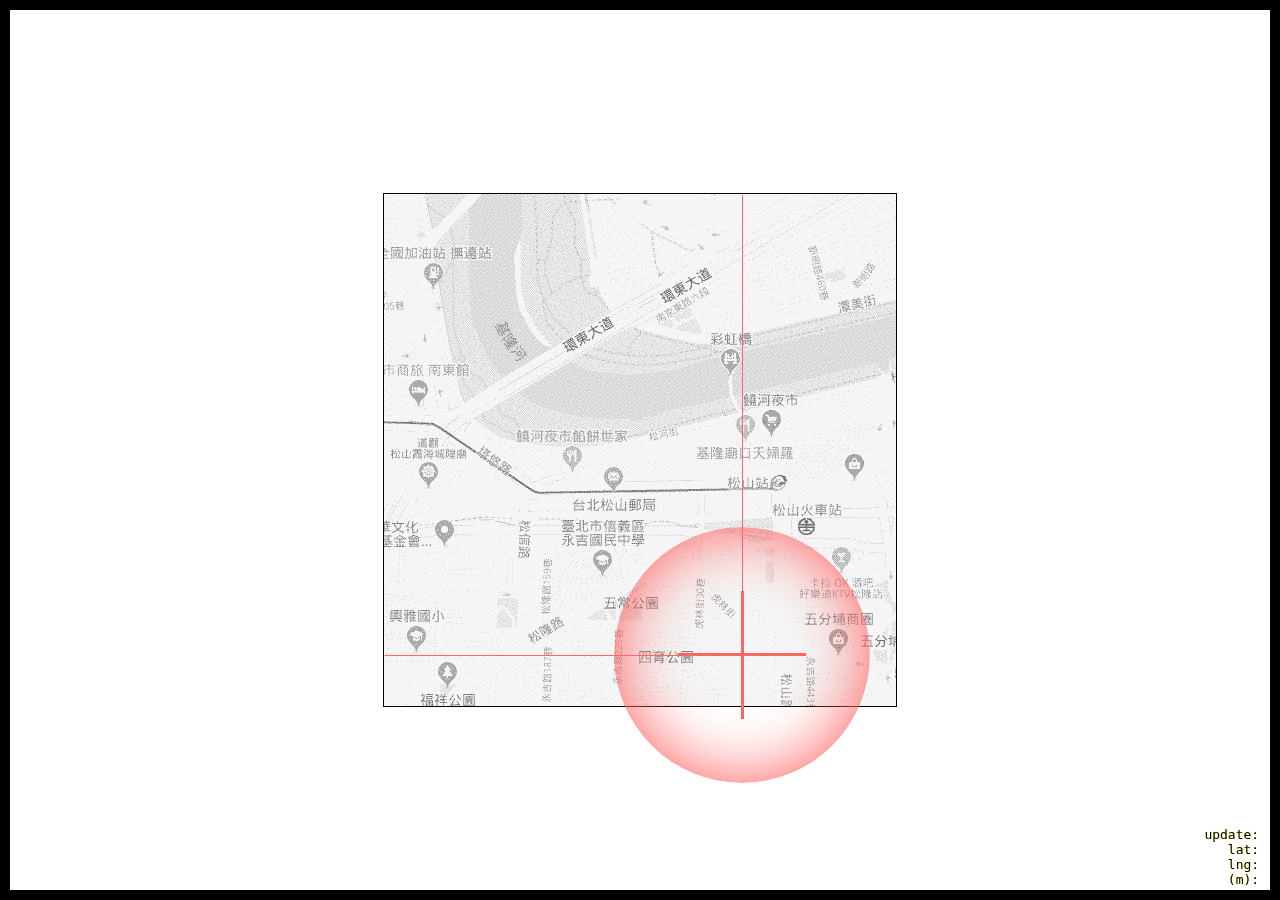
<file: check-position/index.html>
<!DOCTYPE html>
<html lang="en">
<head>
<meta charset="UTF-8">
<meta name="viewport" content="width=device-width, initial-scale=1.0">
<meta http-equiv="X-UA-Compatible" content="ie=edge">
<title>+ position</title>
<style>
body {
  margin: 0;
}
* {
  box-sizing: border-box;
}
.box {
  position: relative;
  position: fixed;
  top: 0;
  left: 0;
  right: 0;
  bottom: 0;
  display: flex;
  align-items: center;
  justify-content: center;
  overflow: hidden;
  box-shadow: inset 0 0 0 10px;
}
.box::after {
  content: 'update: ' attr(data-update)
           '\alat: ' attr(data-lat)
           '\alng: ' attr(data-lng)
           '\a(m): ' attr(data-accuracy)
           ;
  position: absolute;
  right: 1em;
  bottom: 1em;
  white-space: pre;
  text-align: right;
  font-family: monospace;
  text-shadow: 0 0 1px #ff0;
}
.img {
  position: relative;
  font-size:  256px;
  width: 2em;
  height: 2em;
  max-width: 100vmin;
  max-height: 100vmin;
  margin: 0 auto;
  box-shadow: 0 0 0 1px;
  background-position: 50% 50%;
  background-repeat: no-repeat;
  background-image: url('bgi.png');
  background-size: cover;
}
.img[data-checking] {
  box-shadow: 0 0 0 10px;
}
.img[data-checking]::after {
  content: 'checking...';
  position: absolute;
  top: 0;
  font-size:  1rem;
}
.o {
  position: absolute;
  top: 0;
  left: 0;
  right: 0;
  bottom:  0;
  color: #f66;
}
.o::after {
  content: '';
  position: absolute;
  top: 0;
  left: 0;
  width: var(--xp, 70%);
  height: var(--yp, 90%);
  box-shadow: 1px 1px;
}
.o::before {
  content: '';
  position: absolute;
  top: var(--yp, 90%);
  left: var(--xp, 70%);
  width: var(--size, 50%);
  height: var(--size, 50%);
  transform: translate(-50%, -50%);
  box-shadow: inset 0 0 .25em 2px;
  border-radius: 50%;
  pointer-events: none;
  background-image:
    linear-gradient(currentColor, currentColor),
    linear-gradient(currentColor, currentColor);
  background-size: 50% 3px, 3px 50%;
  background-position: 50% 50%;
  background-repeat: no-repeat;
}
</style>
</head>
<body>
  <div class="box">
    <div class="img">
      <div class="o"></div>
    </div>
  </div>
<script defer>
let checkPosition = () => {
  console.log('checkPosition');
  navigator.geolocation.getCurrentPosition((e) => {
    setPosition(e.coords);
    img.checker = setTimeout(() => {
      checkPosition();
    }, (e.coords.accuracy < 150 ) ? 200 : 1000 );
  });
};

let p1 = [25.055554, 121.569250];
// let p2 = [25.050949, 121.574685];
let p2 = [25.046344, 121.580120];
let imgW = 550 * 2;
let box = document.querySelector('.box');
let img = document.querySelector('.img');
let prevState = 0;

let setPosition = (coords) => {
  console.log('accuracy', coords.accuracy);
  let yp = (coords.latitude - p1[0]) / (p2[0] - p1[0]);
  let xp = (coords.longitude - p1[1]) / (p2[1] - p1[1]);
  let newState = coords.accuracy > 150 ? 1 : 0;
  if (newState !== prevState) {
    navigator.vibrate(200);
  }
  prevState = newState;
  console.log({xp, yp});
  img.style.setProperty('--xp', `${xp * 100}%`);
  img.style.setProperty('--yp', `${yp * 100}%`);
  img.style.setProperty('--size', `${(coords.accuracy * 50 / imgW)}%`);
  img.style.color = newState ? '#f00' : '#000';
  box.dataset.update = timeFromater();
  box.dataset.lat = coords.latitude.toFixed(2);
  box.dataset.lng = coords.longitude.toFixed(2);
  box.dataset.accuracy = coords.accuracy.toFixed(2);
};

let timeFromater = () => {
  let time = new Date();
  return new Date(time - time.getTimezoneOffset() * 60000).toISOString().split('T')[1];
};

img.addEventListener('click', () => {
  if (!img.dataset.checking) {
    img.dataset.checking = true;
    checkPosition();
  } else {
    delete img.dataset.checking;
    clearTimeout(img.checker);
  }
});

</script>
</body>
</html>
</file>
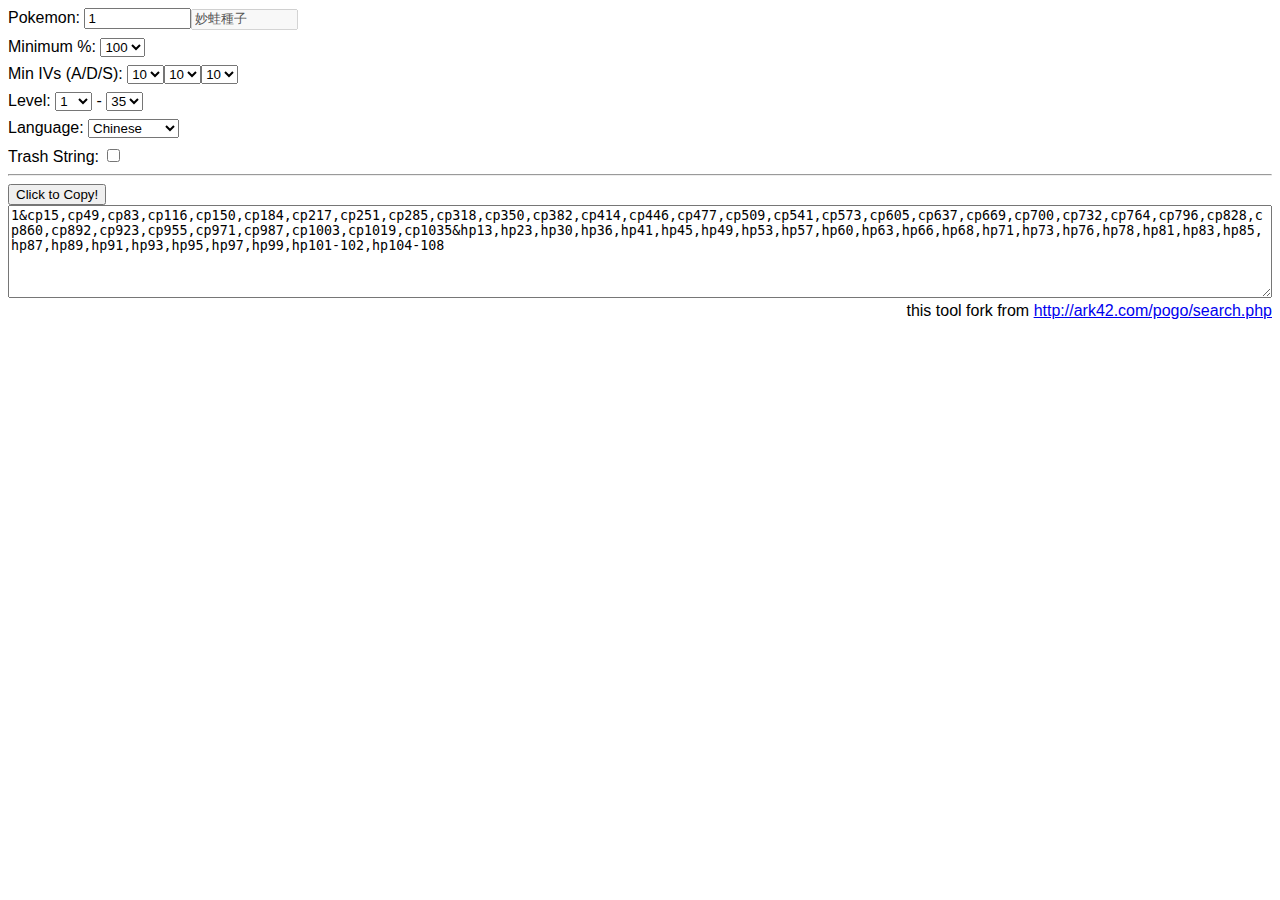
<file: Search-String/index.html>
<!DOCTYPE html><html lang=en><head><meta charset=utf-8><meta http-equiv=X-UA-Compatible content="IE=edge"><meta name=viewport content="width=device-width,initial-scale=1"><!--[if IE]><link rel="icon" href="./favicon.ico"><![endif]--><title>s2</title><link href=./css/app.6fb00838.css rel=preload as=style><link href=./js/app.c185b046.js rel=preload as=script><link href=./js/chunk-vendors.0e223d91.js rel=preload as=script><link href=./css/app.6fb00838.css rel=stylesheet><link rel=icon type=image/png sizes=32x32 href=./img/icons/favicon-32x32.png><link rel=icon type=image/png sizes=16x16 href=./img/icons/favicon-16x16.png><link rel=manifest href=./manifest.json><meta name=theme-color content=#4DBA87><meta name=apple-mobile-web-app-capable content=no><meta name=apple-mobile-web-app-status-bar-style content=default><meta name=apple-mobile-web-app-title content=s2><link rel=apple-touch-icon href=./img/icons/apple-touch-icon-152x152.png><link rel=mask-icon href=./img/icons/safari-pinned-tab.svg color=#4DBA87><meta name=msapplication-TileImage content=./img/icons/msapplication-icon-144x144.png><meta name=msapplication-TileColor content=#000000></head><body><noscript><strong>We're sorry but s2 doesn't work properly without JavaScript enabled. Please enable it to continue.</strong></noscript><div id=app></div><script src=./js/chunk-vendors.0e223d91.js></script><script src=./js/app.c185b046.js></script></body></html>
</file>
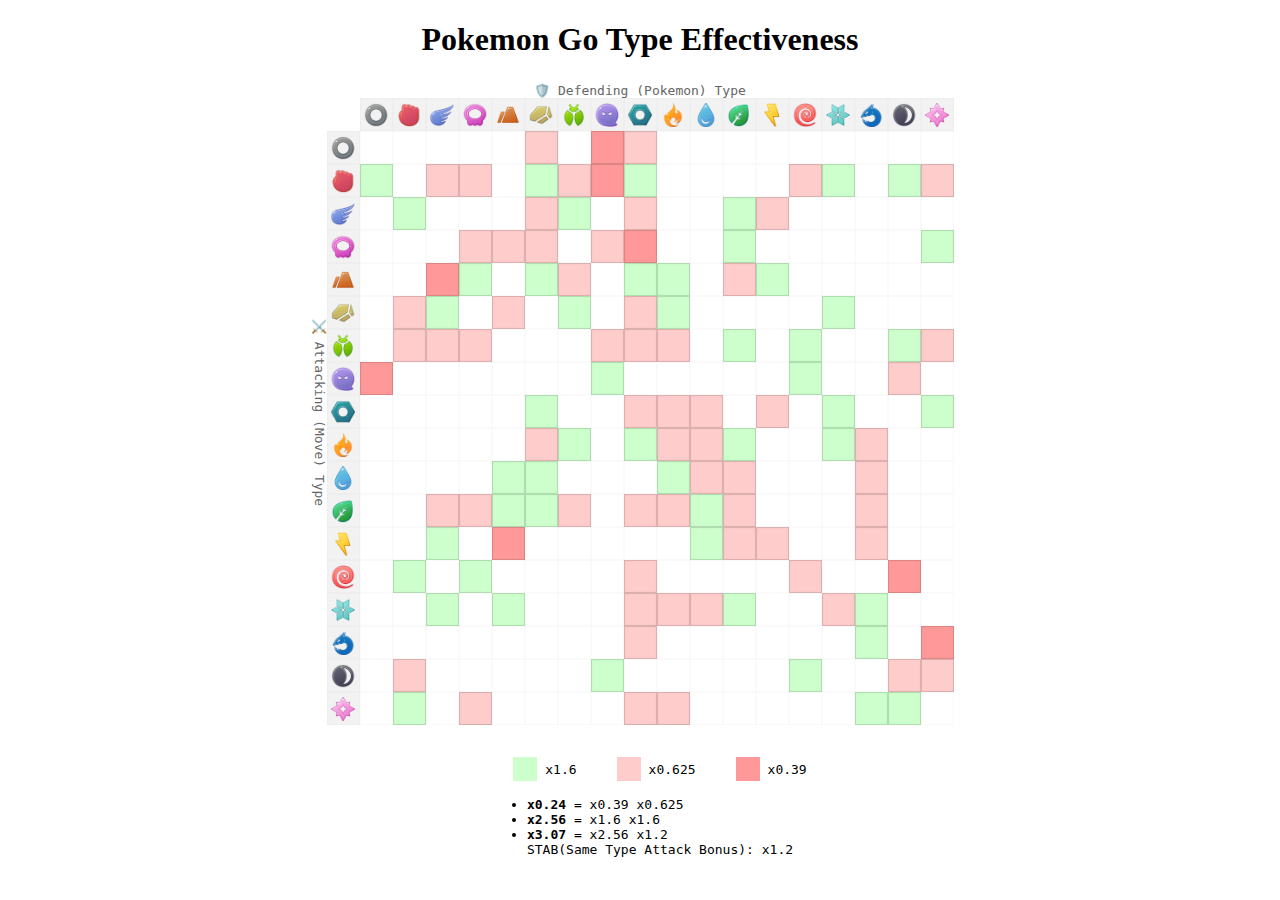
<file: type-effectiveness/index.html>
<!DOCTYPE html><html lang="en" dir="ltr"><head><meta charset="UTF-8"/><meta name="viewport" content="width=device-width, initial-scale=.5"/><meta http-equiv="X-UA-Compatible" content="ie=edge"/><title>Pokemon Go Type Effectiveness</title><link rel="stylesheet" href="style.css"/><meta property="og:title" content="Pokemon Go Type Effectiveness"/><meta property="og:image" content="https://rplus.github.io/Pokemon-GO/type-effectiveness/"/></head><body><h1>Pokemon Go Type Effectiveness</h1><div class="data-section section"><a class="type-anchor" id="type-Normal"></a><input class="checkbox-type" type="checkbox" id="checkbox-Normal" hidden="hidden"/><a class="type-anchor" id="type-Fighting"></a><input class="checkbox-type" type="checkbox" id="checkbox-Fighting" hidden="hidden"/><a class="type-anchor" id="type-Flying"></a><input class="checkbox-type" type="checkbox" id="checkbox-Flying" hidden="hidden"/><a class="type-anchor" id="type-Poison"></a><input class="checkbox-type" type="checkbox" id="checkbox-Poison" hidden="hidden"/><a class="type-anchor" id="type-Ground"></a><input class="checkbox-type" type="checkbox" id="checkbox-Ground" hidden="hidden"/><a class="type-anchor" id="type-Rock"></a><input class="checkbox-type" type="checkbox" id="checkbox-Rock" hidden="hidden"/><a class="type-anchor" id="type-Bug"></a><input class="checkbox-type" type="checkbox" id="checkbox-Bug" hidden="hidden"/><a class="type-anchor" id="type-Ghost"></a><input class="checkbox-type" type="checkbox" id="checkbox-Ghost" hidden="hidden"/><a class="type-anchor" id="type-Steel"></a><input class="checkbox-type" type="checkbox" id="checkbox-Steel" hidden="hidden"/><a class="type-anchor" id="type-Fire"></a><input class="checkbox-type" type="checkbox" id="checkbox-Fire" hidden="hidden"/><a class="type-anchor" id="type-Water"></a><input class="checkbox-type" type="checkbox" id="checkbox-Water" hidden="hidden"/><a class="type-anchor" id="type-Grass"></a><input class="checkbox-type" type="checkbox" id="checkbox-Grass" hidden="hidden"/><a class="type-anchor" id="type-Electric"></a><input class="checkbox-type" type="checkbox" id="checkbox-Electric" hidden="hidden"/><a class="type-anchor" id="type-Psychic"></a><input class="checkbox-type" type="checkbox" id="checkbox-Psychic" hidden="hidden"/><a class="type-anchor" id="type-Ice"></a><input class="checkbox-type" type="checkbox" id="checkbox-Ice" hidden="hidden"/><a class="type-anchor" id="type-Dragon"></a><input class="checkbox-type" type="checkbox" id="checkbox-Dragon" hidden="hidden"/><a class="type-anchor" id="type-Dark"></a><input class="checkbox-type" type="checkbox" id="checkbox-Dark" hidden="hidden"/><a class="type-anchor" id="type-Fairy"></a><input class="checkbox-type" type="checkbox" id="checkbox-Fairy" hidden="hidden"/><a class="type-anchor" id="list-all-type"></a><a class="type-anchor type-anchor--smaller" id="list-all-type--smaller"></a><table class="data"><tr><th></th><th data-type="Normal"><a class="type-icon type-icon__Normal" href="#type-Normal" title="Normal"></a></th><th data-type="Fighting"><a class="type-icon type-icon__Fighting" href="#type-Fighting" title="Fighting"></a></th><th data-type="Flying"><a class="type-icon type-icon__Flying" href="#type-Flying" title="Flying"></a></th><th data-type="Poison"><a class="type-icon type-icon__Poison" href="#type-Poison" title="Poison"></a></th><th data-type="Ground"><a class="type-icon type-icon__Ground" href="#type-Ground" title="Ground"></a></th><th data-type="Rock"><a class="type-icon type-icon__Rock" href="#type-Rock" title="Rock"></a></th><th data-type="Bug"><a class="type-icon type-icon__Bug" href="#type-Bug" title="Bug"></a></th><th data-type="Ghost"><a class="type-icon type-icon__Ghost" href="#type-Ghost" title="Ghost"></a></th><th data-type="Steel"><a class="type-icon type-icon__Steel" href="#type-Steel" title="Steel"></a></th><th data-type="Fire"><a class="type-icon type-icon__Fire" href="#type-Fire" title="Fire"></a></th><th data-type="Water"><a class="type-icon type-icon__Water" href="#type-Water" title="Water"></a></th><th data-type="Grass"><a class="type-icon type-icon__Grass" href="#type-Grass" title="Grass"></a></th><th data-type="Electric"><a class="type-icon type-icon__Electric" href="#type-Electric" title="Electric"></a></th><th data-type="Psychic"><a class="type-icon type-icon__Psychic" href="#type-Psychic" title="Psychic"></a></th><th data-type="Ice"><a class="type-icon type-icon__Ice" href="#type-Ice" title="Ice"></a></th><th data-type="Dragon"><a class="type-icon type-icon__Dragon" href="#type-Dragon" title="Dragon"></a></th><th data-type="Dark"><a class="type-icon type-icon__Dark" href="#type-Dark" title="Dark"></a></th><th data-type="Fairy"><a class="type-icon type-icon__Fairy" href="#type-Fairy" title="Fairy"></a></th></tr><tr><th data-type="Normal"><a class="type-icon type-icon__Normal" href="#type-Normal" title="Normal"></a></th><td title="x1, Normal =&gt; Normal"></td><td title="x1, Normal =&gt; Fighting"></td><td title="x1, Normal =&gt; Flying"></td><td title="x1, Normal =&gt; Poison"></td><td title="x1, Normal =&gt; Ground"></td><td data-factor="-1" title="x0.625, Normal =&gt; Rock"></td><td title="x1, Normal =&gt; Bug"></td><td data-factor="-2" title="x0.39, Normal =&gt; Ghost"></td><td data-factor="-1" title="x0.625, Normal =&gt; Steel"></td><td title="x1, Normal =&gt; Fire"></td><td title="x1, Normal =&gt; Water"></td><td title="x1, Normal =&gt; Grass"></td><td title="x1, Normal =&gt; Electric"></td><td title="x1, Normal =&gt; Psychic"></td><td title="x1, Normal =&gt; Ice"></td><td title="x1, Normal =&gt; Dragon"></td><td title="x1, Normal =&gt; Dark"></td><td title="x1, Normal =&gt; Fairy"></td></tr><tr><th data-type="Fighting"><a class="type-icon type-icon__Fighting" href="#type-Fighting" title="Fighting"></a></th><td data-factor="1" title="x1.6, Fighting =&gt; Normal"></td><td title="x1, Fighting =&gt; Fighting"></td><td data-factor="-1" title="x0.625, Fighting =&gt; Flying"></td><td data-factor="-1" title="x0.625, Fighting =&gt; Poison"></td><td title="x1, Fighting =&gt; Ground"></td><td data-factor="1" title="x1.6, Fighting =&gt; Rock"></td><td data-factor="-1" title="x0.625, Fighting =&gt; Bug"></td><td data-factor="-2" title="x0.39, Fighting =&gt; Ghost"></td><td data-factor="1" title="x1.6, Fighting =&gt; Steel"></td><td title="x1, Fighting =&gt; Fire"></td><td title="x1, Fighting =&gt; Water"></td><td title="x1, Fighting =&gt; Grass"></td><td title="x1, Fighting =&gt; Electric"></td><td data-factor="-1" title="x0.625, Fighting =&gt; Psychic"></td><td data-factor="1" title="x1.6, Fighting =&gt; Ice"></td><td title="x1, Fighting =&gt; Dragon"></td><td data-factor="1" title="x1.6, Fighting =&gt; Dark"></td><td data-factor="-1" title="x0.625, Fighting =&gt; Fairy"></td></tr><tr><th data-type="Flying"><a class="type-icon type-icon__Flying" href="#type-Flying" title="Flying"></a></th><td title="x1, Flying =&gt; Normal"></td><td data-factor="1" title="x1.6, Flying =&gt; Fighting"></td><td title="x1, Flying =&gt; Flying"></td><td title="x1, Flying =&gt; Poison"></td><td title="x1, Flying =&gt; Ground"></td><td data-factor="-1" title="x0.625, Flying =&gt; Rock"></td><td data-factor="1" title="x1.6, Flying =&gt; Bug"></td><td title="x1, Flying =&gt; Ghost"></td><td data-factor="-1" title="x0.625, Flying =&gt; Steel"></td><td title="x1, Flying =&gt; Fire"></td><td title="x1, Flying =&gt; Water"></td><td data-factor="1" title="x1.6, Flying =&gt; Grass"></td><td data-factor="-1" title="x0.625, Flying =&gt; Electric"></td><td title="x1, Flying =&gt; Psychic"></td><td title="x1, Flying =&gt; Ice"></td><td title="x1, Flying =&gt; Dragon"></td><td title="x1, Flying =&gt; Dark"></td><td title="x1, Flying =&gt; Fairy"></td></tr><tr><th data-type="Poison"><a class="type-icon type-icon__Poison" href="#type-Poison" title="Poison"></a></th><td title="x1, Poison =&gt; Normal"></td><td title="x1, Poison =&gt; Fighting"></td><td title="x1, Poison =&gt; Flying"></td><td data-factor="-1" title="x0.625, Poison =&gt; Poison"></td><td data-factor="-1" title="x0.625, Poison =&gt; Ground"></td><td data-factor="-1" title="x0.625, Poison =&gt; Rock"></td><td title="x1, Poison =&gt; Bug"></td><td data-factor="-1" title="x0.625, Poison =&gt; Ghost"></td><td data-factor="-2" title="x0.39, Poison =&gt; Steel"></td><td title="x1, Poison =&gt; Fire"></td><td title="x1, Poison =&gt; Water"></td><td data-factor="1" title="x1.6, Poison =&gt; Grass"></td><td title="x1, Poison =&gt; Electric"></td><td title="x1, Poison =&gt; Psychic"></td><td title="x1, Poison =&gt; Ice"></td><td title="x1, Poison =&gt; Dragon"></td><td title="x1, Poison =&gt; Dark"></td><td data-factor="1" title="x1.6, Poison =&gt; Fairy"></td></tr><tr><th data-type="Ground"><a class="type-icon type-icon__Ground" href="#type-Ground" title="Ground"></a></th><td title="x1, Ground =&gt; Normal"></td><td title="x1, Ground =&gt; Fighting"></td><td data-factor="-2" title="x0.39, Ground =&gt; Flying"></td><td data-factor="1" title="x1.6, Ground =&gt; Poison"></td><td title="x1, Ground =&gt; Ground"></td><td data-factor="1" title="x1.6, Ground =&gt; Rock"></td><td data-factor="-1" title="x0.625, Ground =&gt; Bug"></td><td title="x1, Ground =&gt; Ghost"></td><td data-factor="1" title="x1.6, Ground =&gt; Steel"></td><td data-factor="1" title="x1.6, Ground =&gt; Fire"></td><td title="x1, Ground =&gt; Water"></td><td data-factor="-1" title="x0.625, Ground =&gt; Grass"></td><td data-factor="1" title="x1.6, Ground =&gt; Electric"></td><td title="x1, Ground =&gt; Psychic"></td><td title="x1, Ground =&gt; Ice"></td><td title="x1, Ground =&gt; Dragon"></td><td title="x1, Ground =&gt; Dark"></td><td title="x1, Ground =&gt; Fairy"></td></tr><tr><th data-type="Rock"><a class="type-icon type-icon__Rock" href="#type-Rock" title="Rock"></a></th><td title="x1, Rock =&gt; Normal"></td><td data-factor="-1" title="x0.625, Rock =&gt; Fighting"></td><td data-factor="1" title="x1.6, Rock =&gt; Flying"></td><td title="x1, Rock =&gt; Poison"></td><td data-factor="-1" title="x0.625, Rock =&gt; Ground"></td><td title="x1, Rock =&gt; Rock"></td><td data-factor="1" title="x1.6, Rock =&gt; Bug"></td><td title="x1, Rock =&gt; Ghost"></td><td data-factor="-1" title="x0.625, Rock =&gt; Steel"></td><td data-factor="1" title="x1.6, Rock =&gt; Fire"></td><td title="x1, Rock =&gt; Water"></td><td title="x1, Rock =&gt; Grass"></td><td title="x1, Rock =&gt; Electric"></td><td title="x1, Rock =&gt; Psychic"></td><td data-factor="1" title="x1.6, Rock =&gt; Ice"></td><td title="x1, Rock =&gt; Dragon"></td><td title="x1, Rock =&gt; Dark"></td><td title="x1, Rock =&gt; Fairy"></td></tr><tr><th data-type="Bug"><a class="type-icon type-icon__Bug" href="#type-Bug" title="Bug"></a></th><td title="x1, Bug =&gt; Normal"></td><td data-factor="-1" title="x0.625, Bug =&gt; Fighting"></td><td data-factor="-1" title="x0.625, Bug =&gt; Flying"></td><td data-factor="-1" title="x0.625, Bug =&gt; Poison"></td><td title="x1, Bug =&gt; Ground"></td><td title="x1, Bug =&gt; Rock"></td><td title="x1, Bug =&gt; Bug"></td><td data-factor="-1" title="x0.625, Bug =&gt; Ghost"></td><td data-factor="-1" title="x0.625, Bug =&gt; Steel"></td><td data-factor="-1" title="x0.625, Bug =&gt; Fire"></td><td title="x1, Bug =&gt; Water"></td><td data-factor="1" title="x1.6, Bug =&gt; Grass"></td><td title="x1, Bug =&gt; Electric"></td><td data-factor="1" title="x1.6, Bug =&gt; Psychic"></td><td title="x1, Bug =&gt; Ice"></td><td title="x1, Bug =&gt; Dragon"></td><td data-factor="1" title="x1.6, Bug =&gt; Dark"></td><td data-factor="-1" title="x0.625, Bug =&gt; Fairy"></td></tr><tr><th data-type="Ghost"><a class="type-icon type-icon__Ghost" href="#type-Ghost" title="Ghost"></a></th><td data-factor="-2" title="x0.39, Ghost =&gt; Normal"></td><td title="x1, Ghost =&gt; Fighting"></td><td title="x1, Ghost =&gt; Flying"></td><td title="x1, Ghost =&gt; Poison"></td><td title="x1, Ghost =&gt; Ground"></td><td title="x1, Ghost =&gt; Rock"></td><td title="x1, Ghost =&gt; Bug"></td><td data-factor="1" title="x1.6, Ghost =&gt; Ghost"></td><td title="x1, Ghost =&gt; Steel"></td><td title="x1, Ghost =&gt; Fire"></td><td title="x1, Ghost =&gt; Water"></td><td title="x1, Ghost =&gt; Grass"></td><td title="x1, Ghost =&gt; Electric"></td><td data-factor="1" title="x1.6, Ghost =&gt; Psychic"></td><td title="x1, Ghost =&gt; Ice"></td><td title="x1, Ghost =&gt; Dragon"></td><td data-factor="-1" title="x0.625, Ghost =&gt; Dark"></td><td title="x1, Ghost =&gt; Fairy"></td></tr><tr><th data-type="Steel"><a class="type-icon type-icon__Steel" href="#type-Steel" title="Steel"></a></th><td title="x1, Steel =&gt; Normal"></td><td title="x1, Steel =&gt; Fighting"></td><td title="x1, Steel =&gt; Flying"></td><td title="x1, Steel =&gt; Poison"></td><td title="x1, Steel =&gt; Ground"></td><td data-factor="1" title="x1.6, Steel =&gt; Rock"></td><td title="x1, Steel =&gt; Bug"></td><td title="x1, Steel =&gt; Ghost"></td><td data-factor="-1" title="x0.625, Steel =&gt; Steel"></td><td data-factor="-1" title="x0.625, Steel =&gt; Fire"></td><td data-factor="-1" title="x0.625, Steel =&gt; Water"></td><td title="x1, Steel =&gt; Grass"></td><td data-factor="-1" title="x0.625, Steel =&gt; Electric"></td><td title="x1, Steel =&gt; Psychic"></td><td data-factor="1" title="x1.6, Steel =&gt; Ice"></td><td title="x1, Steel =&gt; Dragon"></td><td title="x1, Steel =&gt; Dark"></td><td data-factor="1" title="x1.6, Steel =&gt; Fairy"></td></tr><tr><th data-type="Fire"><a class="type-icon type-icon__Fire" href="#type-Fire" title="Fire"></a></th><td title="x1, Fire =&gt; Normal"></td><td title="x1, Fire =&gt; Fighting"></td><td title="x1, Fire =&gt; Flying"></td><td title="x1, Fire =&gt; Poison"></td><td title="x1, Fire =&gt; Ground"></td><td data-factor="-1" title="x0.625, Fire =&gt; Rock"></td><td data-factor="1" title="x1.6, Fire =&gt; Bug"></td><td title="x1, Fire =&gt; Ghost"></td><td data-factor="1" title="x1.6, Fire =&gt; Steel"></td><td data-factor="-1" title="x0.625, Fire =&gt; Fire"></td><td data-factor="-1" title="x0.625, Fire =&gt; Water"></td><td data-factor="1" title="x1.6, Fire =&gt; Grass"></td><td title="x1, Fire =&gt; Electric"></td><td title="x1, Fire =&gt; Psychic"></td><td data-factor="1" title="x1.6, Fire =&gt; Ice"></td><td data-factor="-1" title="x0.625, Fire =&gt; Dragon"></td><td title="x1, Fire =&gt; Dark"></td><td title="x1, Fire =&gt; Fairy"></td></tr><tr><th data-type="Water"><a class="type-icon type-icon__Water" href="#type-Water" title="Water"></a></th><td title="x1, Water =&gt; Normal"></td><td title="x1, Water =&gt; Fighting"></td><td title="x1, Water =&gt; Flying"></td><td title="x1, Water =&gt; Poison"></td><td data-factor="1" title="x1.6, Water =&gt; Ground"></td><td data-factor="1" title="x1.6, Water =&gt; Rock"></td><td title="x1, Water =&gt; Bug"></td><td title="x1, Water =&gt; Ghost"></td><td title="x1, Water =&gt; Steel"></td><td data-factor="1" title="x1.6, Water =&gt; Fire"></td><td data-factor="-1" title="x0.625, Water =&gt; Water"></td><td data-factor="-1" title="x0.625, Water =&gt; Grass"></td><td title="x1, Water =&gt; Electric"></td><td title="x1, Water =&gt; Psychic"></td><td title="x1, Water =&gt; Ice"></td><td data-factor="-1" title="x0.625, Water =&gt; Dragon"></td><td title="x1, Water =&gt; Dark"></td><td title="x1, Water =&gt; Fairy"></td></tr><tr><th data-type="Grass"><a class="type-icon type-icon__Grass" href="#type-Grass" title="Grass"></a></th><td title="x1, Grass =&gt; Normal"></td><td title="x1, Grass =&gt; Fighting"></td><td data-factor="-1" title="x0.625, Grass =&gt; Flying"></td><td data-factor="-1" title="x0.625, Grass =&gt; Poison"></td><td data-factor="1" title="x1.6, Grass =&gt; Ground"></td><td data-factor="1" title="x1.6, Grass =&gt; Rock"></td><td data-factor="-1" title="x0.625, Grass =&gt; Bug"></td><td title="x1, Grass =&gt; Ghost"></td><td data-factor="-1" title="x0.625, Grass =&gt; Steel"></td><td data-factor="-1" title="x0.625, Grass =&gt; Fire"></td><td data-factor="1" title="x1.6, Grass =&gt; Water"></td><td data-factor="-1" title="x0.625, Grass =&gt; Grass"></td><td title="x1, Grass =&gt; Electric"></td><td title="x1, Grass =&gt; Psychic"></td><td title="x1, Grass =&gt; Ice"></td><td data-factor="-1" title="x0.625, Grass =&gt; Dragon"></td><td title="x1, Grass =&gt; Dark"></td><td title="x1, Grass =&gt; Fairy"></td></tr><tr><th data-type="Electric"><a class="type-icon type-icon__Electric" href="#type-Electric" title="Electric"></a></th><td title="x1, Electric =&gt; Normal"></td><td title="x1, Electric =&gt; Fighting"></td><td data-factor="1" title="x1.6, Electric =&gt; Flying"></td><td title="x1, Electric =&gt; Poison"></td><td data-factor="-2" title="x0.39, Electric =&gt; Ground"></td><td title="x1, Electric =&gt; Rock"></td><td title="x1, Electric =&gt; Bug"></td><td title="x1, Electric =&gt; Ghost"></td><td title="x1, Electric =&gt; Steel"></td><td title="x1, Electric =&gt; Fire"></td><td data-factor="1" title="x1.6, Electric =&gt; Water"></td><td data-factor="-1" title="x0.625, Electric =&gt; Grass"></td><td data-factor="-1" title="x0.625, Electric =&gt; Electric"></td><td title="x1, Electric =&gt; Psychic"></td><td title="x1, Electric =&gt; Ice"></td><td data-factor="-1" title="x0.625, Electric =&gt; Dragon"></td><td title="x1, Electric =&gt; Dark"></td><td title="x1, Electric =&gt; Fairy"></td></tr><tr><th data-type="Psychic"><a class="type-icon type-icon__Psychic" href="#type-Psychic" title="Psychic"></a></th><td title="x1, Psychic =&gt; Normal"></td><td data-factor="1" title="x1.6, Psychic =&gt; Fighting"></td><td title="x1, Psychic =&gt; Flying"></td><td data-factor="1" title="x1.6, Psychic =&gt; Poison"></td><td title="x1, Psychic =&gt; Ground"></td><td title="x1, Psychic =&gt; Rock"></td><td title="x1, Psychic =&gt; Bug"></td><td title="x1, Psychic =&gt; Ghost"></td><td data-factor="-1" title="x0.625, Psychic =&gt; Steel"></td><td title="x1, Psychic =&gt; Fire"></td><td title="x1, Psychic =&gt; Water"></td><td title="x1, Psychic =&gt; Grass"></td><td title="x1, Psychic =&gt; Electric"></td><td data-factor="-1" title="x0.625, Psychic =&gt; Psychic"></td><td title="x1, Psychic =&gt; Ice"></td><td title="x1, Psychic =&gt; Dragon"></td><td data-factor="-2" title="x0.39, Psychic =&gt; Dark"></td><td title="x1, Psychic =&gt; Fairy"></td></tr><tr><th data-type="Ice"><a class="type-icon type-icon__Ice" href="#type-Ice" title="Ice"></a></th><td title="x1, Ice =&gt; Normal"></td><td title="x1, Ice =&gt; Fighting"></td><td data-factor="1" title="x1.6, Ice =&gt; Flying"></td><td title="x1, Ice =&gt; Poison"></td><td data-factor="1" title="x1.6, Ice =&gt; Ground"></td><td title="x1, Ice =&gt; Rock"></td><td title="x1, Ice =&gt; Bug"></td><td title="x1, Ice =&gt; Ghost"></td><td data-factor="-1" title="x0.625, Ice =&gt; Steel"></td><td data-factor="-1" title="x0.625, Ice =&gt; Fire"></td><td data-factor="-1" title="x0.625, Ice =&gt; Water"></td><td data-factor="1" title="x1.6, Ice =&gt; Grass"></td><td title="x1, Ice =&gt; Electric"></td><td title="x1, Ice =&gt; Psychic"></td><td data-factor="-1" title="x0.625, Ice =&gt; Ice"></td><td data-factor="1" title="x1.6, Ice =&gt; Dragon"></td><td title="x1, Ice =&gt; Dark"></td><td title="x1, Ice =&gt; Fairy"></td></tr><tr><th data-type="Dragon"><a class="type-icon type-icon__Dragon" href="#type-Dragon" title="Dragon"></a></th><td title="x1, Dragon =&gt; Normal"></td><td title="x1, Dragon =&gt; Fighting"></td><td title="x1, Dragon =&gt; Flying"></td><td title="x1, Dragon =&gt; Poison"></td><td title="x1, Dragon =&gt; Ground"></td><td title="x1, Dragon =&gt; Rock"></td><td title="x1, Dragon =&gt; Bug"></td><td title="x1, Dragon =&gt; Ghost"></td><td data-factor="-1" title="x0.625, Dragon =&gt; Steel"></td><td title="x1, Dragon =&gt; Fire"></td><td title="x1, Dragon =&gt; Water"></td><td title="x1, Dragon =&gt; Grass"></td><td title="x1, Dragon =&gt; Electric"></td><td title="x1, Dragon =&gt; Psychic"></td><td title="x1, Dragon =&gt; Ice"></td><td data-factor="1" title="x1.6, Dragon =&gt; Dragon"></td><td title="x1, Dragon =&gt; Dark"></td><td data-factor="-2" title="x0.39, Dragon =&gt; Fairy"></td></tr><tr><th data-type="Dark"><a class="type-icon type-icon__Dark" href="#type-Dark" title="Dark"></a></th><td title="x1, Dark =&gt; Normal"></td><td data-factor="-1" title="x0.625, Dark =&gt; Fighting"></td><td title="x1, Dark =&gt; Flying"></td><td title="x1, Dark =&gt; Poison"></td><td title="x1, Dark =&gt; Ground"></td><td title="x1, Dark =&gt; Rock"></td><td title="x1, Dark =&gt; Bug"></td><td data-factor="1" title="x1.6, Dark =&gt; Ghost"></td><td title="x1, Dark =&gt; Steel"></td><td title="x1, Dark =&gt; Fire"></td><td title="x1, Dark =&gt; Water"></td><td title="x1, Dark =&gt; Grass"></td><td title="x1, Dark =&gt; Electric"></td><td data-factor="1" title="x1.6, Dark =&gt; Psychic"></td><td title="x1, Dark =&gt; Ice"></td><td title="x1, Dark =&gt; Dragon"></td><td data-factor="-1" title="x0.625, Dark =&gt; Dark"></td><td data-factor="-1" title="x0.625, Dark =&gt; Fairy"></td></tr><tr><th data-type="Fairy"><a class="type-icon type-icon__Fairy" href="#type-Fairy" title="Fairy"></a></th><td title="x1, Fairy =&gt; Normal"></td><td data-factor="1" title="x1.6, Fairy =&gt; Fighting"></td><td title="x1, Fairy =&gt; Flying"></td><td data-factor="-1" title="x0.625, Fairy =&gt; Poison"></td><td title="x1, Fairy =&gt; Ground"></td><td title="x1, Fairy =&gt; Rock"></td><td title="x1, Fairy =&gt; Bug"></td><td title="x1, Fairy =&gt; Ghost"></td><td data-factor="-1" title="x0.625, Fairy =&gt; Steel"></td><td data-factor="-1" title="x0.625, Fairy =&gt; Fire"></td><td title="x1, Fairy =&gt; Water"></td><td title="x1, Fairy =&gt; Grass"></td><td title="x1, Fairy =&gt; Electric"></td><td title="x1, Fairy =&gt; Psychic"></td><td title="x1, Fairy =&gt; Ice"></td><td data-factor="1" title="x1.6, Fairy =&gt; Dragon"></td><td data-factor="1" title="x1.6, Fairy =&gt; Dark"></td><td title="x1, Fairy =&gt; Fairy"></td></tr></table><div class="chart"><a class="reset-anchor" href="###"><div class="part-effect"></div></a><a class="list-all-type" href="#list-all-type">list all types</a><div class="type-chart type-chart__Normal"><a class="target-type type-icon type-icon__Normal" href="#type-Normal" title="Normal"></a><div class="type-panel" data-effect="atk-p"></div><div class="type-panel" data-effect="atk-n"><a class="type-icon type-icon__Rock" href="#type-Rock" title="Normal =&gt; Rock, x0.625" data-factor="-1" style="order: -1"></a><a class="type-icon type-icon__Ghost" href="#type-Ghost" title="Normal =&gt; Ghost, x0.39" data-factor="-2" style="order: -2"></a><a class="type-icon type-icon__Steel" href="#type-Steel" title="Normal =&gt; Steel, x0.625" data-factor="-1" style="order: -1"></a></div><div class="type-panel" data-effect="def-p"><a class="type-icon type-icon__Fighting" href="#type-Fighting" title="Fighting =&gt; Normal, x1.6" data-factor="1" style="order: 1"></a></div><div class="type-panel" data-effect="def-n"><a class="type-icon type-icon__Ghost" href="#type-Ghost" title="Ghost =&gt; Normal, x0.39" data-factor="-2" style="order: -2"></a></div><label class="label-checkbox-type" for="checkbox-Normal">/ Normal /</label></div><div class="type-chart type-chart__Fighting"><a class="target-type type-icon type-icon__Fighting" href="#type-Fighting" title="Fighting"></a><div class="type-panel" data-effect="atk-p"><a class="type-icon type-icon__Normal" href="#type-Normal" title="Fighting =&gt; Normal, x1.6" data-factor="1" style="order: 1"></a><a class="type-icon type-icon__Rock" href="#type-Rock" title="Fighting =&gt; Rock, x1.6" data-factor="1" style="order: 1"></a><a class="type-icon type-icon__Steel" href="#type-Steel" title="Fighting =&gt; Steel, x1.6" data-factor="1" style="order: 1"></a><a class="type-icon type-icon__Ice" href="#type-Ice" title="Fighting =&gt; Ice, x1.6" data-factor="1" style="order: 1"></a><a class="type-icon type-icon__Dark" href="#type-Dark" title="Fighting =&gt; Dark, x1.6" data-factor="1" style="order: 1"></a></div><div class="type-panel" data-effect="atk-n"><a class="type-icon type-icon__Flying" href="#type-Flying" title="Fighting =&gt; Flying, x0.625" data-factor="-1" style="order: -1"></a><a class="type-icon type-icon__Poison" href="#type-Poison" title="Fighting =&gt; Poison, x0.625" data-factor="-1" style="order: -1"></a><a class="type-icon type-icon__Bug" href="#type-Bug" title="Fighting =&gt; Bug, x0.625" data-factor="-1" style="order: -1"></a><a class="type-icon type-icon__Ghost" href="#type-Ghost" title="Fighting =&gt; Ghost, x0.39" data-factor="-2" style="order: -2"></a><a class="type-icon type-icon__Psychic" href="#type-Psychic" title="Fighting =&gt; Psychic, x0.625" data-factor="-1" style="order: -1"></a><a class="type-icon type-icon__Fairy" href="#type-Fairy" title="Fighting =&gt; Fairy, x0.625" data-factor="-1" style="order: -1"></a></div><div class="type-panel" data-effect="def-p"><a class="type-icon type-icon__Flying" href="#type-Flying" title="Flying =&gt; Fighting, x1.6" data-factor="1" style="order: 1"></a><a class="type-icon type-icon__Psychic" href="#type-Psychic" title="Psychic =&gt; Fighting, x1.6" data-factor="1" style="order: 1"></a><a class="type-icon type-icon__Fairy" href="#type-Fairy" title="Fairy =&gt; Fighting, x1.6" data-factor="1" style="order: 1"></a></div><div class="type-panel" data-effect="def-n"><a class="type-icon type-icon__Rock" href="#type-Rock" title="Rock =&gt; Fighting, x0.625" data-factor="-1" style="order: -1"></a><a class="type-icon type-icon__Bug" href="#type-Bug" title="Bug =&gt; Fighting, x0.625" data-factor="-1" style="order: -1"></a><a class="type-icon type-icon__Dark" href="#type-Dark" title="Dark =&gt; Fighting, x0.625" data-factor="-1" style="order: -1"></a></div><label class="label-checkbox-type" for="checkbox-Fighting">/ Fighting /</label></div><div class="type-chart type-chart__Flying"><a class="target-type type-icon type-icon__Flying" href="#type-Flying" title="Flying"></a><div class="type-panel" data-effect="atk-p"><a class="type-icon type-icon__Fighting" href="#type-Fighting" title="Flying =&gt; Fighting, x1.6" data-factor="1" style="order: 1"></a><a class="type-icon type-icon__Bug" href="#type-Bug" title="Flying =&gt; Bug, x1.6" data-factor="1" style="order: 1"></a><a class="type-icon type-icon__Grass" href="#type-Grass" title="Flying =&gt; Grass, x1.6" data-factor="1" style="order: 1"></a></div><div class="type-panel" data-effect="atk-n"><a class="type-icon type-icon__Rock" href="#type-Rock" title="Flying =&gt; Rock, x0.625" data-factor="-1" style="order: -1"></a><a class="type-icon type-icon__Steel" href="#type-Steel" title="Flying =&gt; Steel, x0.625" data-factor="-1" style="order: -1"></a><a class="type-icon type-icon__Electric" href="#type-Electric" title="Flying =&gt; Electric, x0.625" data-factor="-1" style="order: -1"></a></div><div class="type-panel" data-effect="def-p"><a class="type-icon type-icon__Rock" href="#type-Rock" title="Rock =&gt; Flying, x1.6" data-factor="1" style="order: 1"></a><a class="type-icon type-icon__Electric" href="#type-Electric" title="Electric =&gt; Flying, x1.6" data-factor="1" style="order: 1"></a><a class="type-icon type-icon__Ice" href="#type-Ice" title="Ice =&gt; Flying, x1.6" data-factor="1" style="order: 1"></a></div><div class="type-panel" data-effect="def-n"><a class="type-icon type-icon__Fighting" href="#type-Fighting" title="Fighting =&gt; Flying, x0.625" data-factor="-1" style="order: -1"></a><a class="type-icon type-icon__Ground" href="#type-Ground" title="Ground =&gt; Flying, x0.39" data-factor="-2" style="order: -2"></a><a class="type-icon type-icon__Bug" href="#type-Bug" title="Bug =&gt; Flying, x0.625" data-factor="-1" style="order: -1"></a><a class="type-icon type-icon__Grass" href="#type-Grass" title="Grass =&gt; Flying, x0.625" data-factor="-1" style="order: -1"></a></div><label class="label-checkbox-type" for="checkbox-Flying">/ Flying /</label></div><div class="type-chart type-chart__Poison"><a class="target-type type-icon type-icon__Poison" href="#type-Poison" title="Poison"></a><div class="type-panel" data-effect="atk-p"><a class="type-icon type-icon__Grass" href="#type-Grass" title="Poison =&gt; Grass, x1.6" data-factor="1" style="order: 1"></a><a class="type-icon type-icon__Fairy" href="#type-Fairy" title="Poison =&gt; Fairy, x1.6" data-factor="1" style="order: 1"></a></div><div class="type-panel" data-effect="atk-n"><a class="type-icon type-icon__Poison" href="#type-Poison" title="Poison =&gt; Poison, x0.625" data-factor="-1" style="order: -1"></a><a class="type-icon type-icon__Ground" href="#type-Ground" title="Poison =&gt; Ground, x0.625" data-factor="-1" style="order: -1"></a><a class="type-icon type-icon__Rock" href="#type-Rock" title="Poison =&gt; Rock, x0.625" data-factor="-1" style="order: -1"></a><a class="type-icon type-icon__Ghost" href="#type-Ghost" title="Poison =&gt; Ghost, x0.625" data-factor="-1" style="order: -1"></a><a class="type-icon type-icon__Steel" href="#type-Steel" title="Poison =&gt; Steel, x0.39" data-factor="-2" style="order: -2"></a></div><div class="type-panel" data-effect="def-p"><a class="type-icon type-icon__Ground" href="#type-Ground" title="Ground =&gt; Poison, x1.6" data-factor="1" style="order: 1"></a><a class="type-icon type-icon__Psychic" href="#type-Psychic" title="Psychic =&gt; Poison, x1.6" data-factor="1" style="order: 1"></a></div><div class="type-panel" data-effect="def-n"><a class="type-icon type-icon__Fighting" href="#type-Fighting" title="Fighting =&gt; Poison, x0.625" data-factor="-1" style="order: -1"></a><a class="type-icon type-icon__Poison" href="#type-Poison" title="Poison =&gt; Poison, x0.625" data-factor="-1" style="order: -1"></a><a class="type-icon type-icon__Bug" href="#type-Bug" title="Bug =&gt; Poison, x0.625" data-factor="-1" style="order: -1"></a><a class="type-icon type-icon__Grass" href="#type-Grass" title="Grass =&gt; Poison, x0.625" data-factor="-1" style="order: -1"></a><a class="type-icon type-icon__Fairy" href="#type-Fairy" title="Fairy =&gt; Poison, x0.625" data-factor="-1" style="order: -1"></a></div><label class="label-checkbox-type" for="checkbox-Poison">/ Poison /</label></div><div class="type-chart type-chart__Ground"><a class="target-type type-icon type-icon__Ground" href="#type-Ground" title="Ground"></a><div class="type-panel" data-effect="atk-p"><a class="type-icon type-icon__Poison" href="#type-Poison" title="Ground =&gt; Poison, x1.6" data-factor="1" style="order: 1"></a><a class="type-icon type-icon__Rock" href="#type-Rock" title="Ground =&gt; Rock, x1.6" data-factor="1" style="order: 1"></a><a class="type-icon type-icon__Steel" href="#type-Steel" title="Ground =&gt; Steel, x1.6" data-factor="1" style="order: 1"></a><a class="type-icon type-icon__Fire" href="#type-Fire" title="Ground =&gt; Fire, x1.6" data-factor="1" style="order: 1"></a><a class="type-icon type-icon__Electric" href="#type-Electric" title="Ground =&gt; Electric, x1.6" data-factor="1" style="order: 1"></a></div><div class="type-panel" data-effect="atk-n"><a class="type-icon type-icon__Flying" href="#type-Flying" title="Ground =&gt; Flying, x0.39" data-factor="-2" style="order: -2"></a><a class="type-icon type-icon__Bug" href="#type-Bug" title="Ground =&gt; Bug, x0.625" data-factor="-1" style="order: -1"></a><a class="type-icon type-icon__Grass" href="#type-Grass" title="Ground =&gt; Grass, x0.625" data-factor="-1" style="order: -1"></a></div><div class="type-panel" data-effect="def-p"><a class="type-icon type-icon__Water" href="#type-Water" title="Water =&gt; Ground, x1.6" data-factor="1" style="order: 1"></a><a class="type-icon type-icon__Grass" href="#type-Grass" title="Grass =&gt; Ground, x1.6" data-factor="1" style="order: 1"></a><a class="type-icon type-icon__Ice" href="#type-Ice" title="Ice =&gt; Ground, x1.6" data-factor="1" style="order: 1"></a></div><div class="type-panel" data-effect="def-n"><a class="type-icon type-icon__Poison" href="#type-Poison" title="Poison =&gt; Ground, x0.625" data-factor="-1" style="order: -1"></a><a class="type-icon type-icon__Rock" href="#type-Rock" title="Rock =&gt; Ground, x0.625" data-factor="-1" style="order: -1"></a><a class="type-icon type-icon__Electric" href="#type-Electric" title="Electric =&gt; Ground, x0.39" data-factor="-2" style="order: -2"></a></div><label class="label-checkbox-type" for="checkbox-Ground">/ Ground /</label></div><div class="type-chart type-chart__Rock"><a class="target-type type-icon type-icon__Rock" href="#type-Rock" title="Rock"></a><div class="type-panel" data-effect="atk-p"><a class="type-icon type-icon__Flying" href="#type-Flying" title="Rock =&gt; Flying, x1.6" data-factor="1" style="order: 1"></a><a class="type-icon type-icon__Bug" href="#type-Bug" title="Rock =&gt; Bug, x1.6" data-factor="1" style="order: 1"></a><a class="type-icon type-icon__Fire" href="#type-Fire" title="Rock =&gt; Fire, x1.6" data-factor="1" style="order: 1"></a><a class="type-icon type-icon__Ice" href="#type-Ice" title="Rock =&gt; Ice, x1.6" data-factor="1" style="order: 1"></a></div><div class="type-panel" data-effect="atk-n"><a class="type-icon type-icon__Fighting" href="#type-Fighting" title="Rock =&gt; Fighting, x0.625" data-factor="-1" style="order: -1"></a><a class="type-icon type-icon__Ground" href="#type-Ground" title="Rock =&gt; Ground, x0.625" data-factor="-1" style="order: -1"></a><a class="type-icon type-icon__Steel" href="#type-Steel" title="Rock =&gt; Steel, x0.625" data-factor="-1" style="order: -1"></a></div><div class="type-panel" data-effect="def-p"><a class="type-icon type-icon__Fighting" href="#type-Fighting" title="Fighting =&gt; Rock, x1.6" data-factor="1" style="order: 1"></a><a class="type-icon type-icon__Ground" href="#type-Ground" title="Ground =&gt; Rock, x1.6" data-factor="1" style="order: 1"></a><a class="type-icon type-icon__Steel" href="#type-Steel" title="Steel =&gt; Rock, x1.6" data-factor="1" style="order: 1"></a><a class="type-icon type-icon__Water" href="#type-Water" title="Water =&gt; Rock, x1.6" data-factor="1" style="order: 1"></a><a class="type-icon type-icon__Grass" href="#type-Grass" title="Grass =&gt; Rock, x1.6" data-factor="1" style="order: 1"></a></div><div class="type-panel" data-effect="def-n"><a class="type-icon type-icon__Normal" href="#type-Normal" title="Normal =&gt; Rock, x0.625" data-factor="-1" style="order: -1"></a><a class="type-icon type-icon__Flying" href="#type-Flying" title="Flying =&gt; Rock, x0.625" data-factor="-1" style="order: -1"></a><a class="type-icon type-icon__Poison" href="#type-Poison" title="Poison =&gt; Rock, x0.625" data-factor="-1" style="order: -1"></a><a class="type-icon type-icon__Fire" href="#type-Fire" title="Fire =&gt; Rock, x0.625" data-factor="-1" style="order: -1"></a></div><label class="label-checkbox-type" for="checkbox-Rock">/ Rock /</label></div><div class="type-chart type-chart__Bug"><a class="target-type type-icon type-icon__Bug" href="#type-Bug" title="Bug"></a><div class="type-panel" data-effect="atk-p"><a class="type-icon type-icon__Grass" href="#type-Grass" title="Bug =&gt; Grass, x1.6" data-factor="1" style="order: 1"></a><a class="type-icon type-icon__Psychic" href="#type-Psychic" title="Bug =&gt; Psychic, x1.6" data-factor="1" style="order: 1"></a><a class="type-icon type-icon__Dark" href="#type-Dark" title="Bug =&gt; Dark, x1.6" data-factor="1" style="order: 1"></a></div><div class="type-panel" data-effect="atk-n"><a class="type-icon type-icon__Fighting" href="#type-Fighting" title="Bug =&gt; Fighting, x0.625" data-factor="-1" style="order: -1"></a><a class="type-icon type-icon__Flying" href="#type-Flying" title="Bug =&gt; Flying, x0.625" data-factor="-1" style="order: -1"></a><a class="type-icon type-icon__Poison" href="#type-Poison" title="Bug =&gt; Poison, x0.625" data-factor="-1" style="order: -1"></a><a class="type-icon type-icon__Ghost" href="#type-Ghost" title="Bug =&gt; Ghost, x0.625" data-factor="-1" style="order: -1"></a><a class="type-icon type-icon__Steel" href="#type-Steel" title="Bug =&gt; Steel, x0.625" data-factor="-1" style="order: -1"></a><a class="type-icon type-icon__Fire" href="#type-Fire" title="Bug =&gt; Fire, x0.625" data-factor="-1" style="order: -1"></a><a class="type-icon type-icon__Fairy" href="#type-Fairy" title="Bug =&gt; Fairy, x0.625" data-factor="-1" style="order: -1"></a></div><div class="type-panel" data-effect="def-p"><a class="type-icon type-icon__Flying" href="#type-Flying" title="Flying =&gt; Bug, x1.6" data-factor="1" style="order: 1"></a><a class="type-icon type-icon__Rock" href="#type-Rock" title="Rock =&gt; Bug, x1.6" data-factor="1" style="order: 1"></a><a class="type-icon type-icon__Fire" href="#type-Fire" title="Fire =&gt; Bug, x1.6" data-factor="1" style="order: 1"></a></div><div class="type-panel" data-effect="def-n"><a class="type-icon type-icon__Fighting" href="#type-Fighting" title="Fighting =&gt; Bug, x0.625" data-factor="-1" style="order: -1"></a><a class="type-icon type-icon__Ground" href="#type-Ground" title="Ground =&gt; Bug, x0.625" data-factor="-1" style="order: -1"></a><a class="type-icon type-icon__Grass" href="#type-Grass" title="Grass =&gt; Bug, x0.625" data-factor="-1" style="order: -1"></a></div><label class="label-checkbox-type" for="checkbox-Bug">/ Bug /</label></div><div class="type-chart type-chart__Ghost"><a class="target-type type-icon type-icon__Ghost" href="#type-Ghost" title="Ghost"></a><div class="type-panel" data-effect="atk-p"><a class="type-icon type-icon__Ghost" href="#type-Ghost" title="Ghost =&gt; Ghost, x1.6" data-factor="1" style="order: 1"></a><a class="type-icon type-icon__Psychic" href="#type-Psychic" title="Ghost =&gt; Psychic, x1.6" data-factor="1" style="order: 1"></a></div><div class="type-panel" data-effect="atk-n"><a class="type-icon type-icon__Normal" href="#type-Normal" title="Ghost =&gt; Normal, x0.39" data-factor="-2" style="order: -2"></a><a class="type-icon type-icon__Dark" href="#type-Dark" title="Ghost =&gt; Dark, x0.625" data-factor="-1" style="order: -1"></a></div><div class="type-panel" data-effect="def-p"><a class="type-icon type-icon__Ghost" href="#type-Ghost" title="Ghost =&gt; Ghost, x1.6" data-factor="1" style="order: 1"></a><a class="type-icon type-icon__Dark" href="#type-Dark" title="Dark =&gt; Ghost, x1.6" data-factor="1" style="order: 1"></a></div><div class="type-panel" data-effect="def-n"><a class="type-icon type-icon__Normal" href="#type-Normal" title="Normal =&gt; Ghost, x0.39" data-factor="-2" style="order: -2"></a><a class="type-icon type-icon__Fighting" href="#type-Fighting" title="Fighting =&gt; Ghost, x0.39" data-factor="-2" style="order: -2"></a><a class="type-icon type-icon__Poison" href="#type-Poison" title="Poison =&gt; Ghost, x0.625" data-factor="-1" style="order: -1"></a><a class="type-icon type-icon__Bug" href="#type-Bug" title="Bug =&gt; Ghost, x0.625" data-factor="-1" style="order: -1"></a></div><label class="label-checkbox-type" for="checkbox-Ghost">/ Ghost /</label></div><div class="type-chart type-chart__Steel"><a class="target-type type-icon type-icon__Steel" href="#type-Steel" title="Steel"></a><div class="type-panel" data-effect="atk-p"><a class="type-icon type-icon__Rock" href="#type-Rock" title="Steel =&gt; Rock, x1.6" data-factor="1" style="order: 1"></a><a class="type-icon type-icon__Ice" href="#type-Ice" title="Steel =&gt; Ice, x1.6" data-factor="1" style="order: 1"></a><a class="type-icon type-icon__Fairy" href="#type-Fairy" title="Steel =&gt; Fairy, x1.6" data-factor="1" style="order: 1"></a></div><div class="type-panel" data-effect="atk-n"><a class="type-icon type-icon__Steel" href="#type-Steel" title="Steel =&gt; Steel, x0.625" data-factor="-1" style="order: -1"></a><a class="type-icon type-icon__Fire" href="#type-Fire" title="Steel =&gt; Fire, x0.625" data-factor="-1" style="order: -1"></a><a class="type-icon type-icon__Water" href="#type-Water" title="Steel =&gt; Water, x0.625" data-factor="-1" style="order: -1"></a><a class="type-icon type-icon__Electric" href="#type-Electric" title="Steel =&gt; Electric, x0.625" data-factor="-1" style="order: -1"></a></div><div class="type-panel" data-effect="def-p"><a class="type-icon type-icon__Fighting" href="#type-Fighting" title="Fighting =&gt; Steel, x1.6" data-factor="1" style="order: 1"></a><a class="type-icon type-icon__Ground" href="#type-Ground" title="Ground =&gt; Steel, x1.6" data-factor="1" style="order: 1"></a><a class="type-icon type-icon__Fire" href="#type-Fire" title="Fire =&gt; Steel, x1.6" data-factor="1" style="order: 1"></a></div><div class="type-panel" data-effect="def-n"><a class="type-icon type-icon__Normal" href="#type-Normal" title="Normal =&gt; Steel, x0.625" data-factor="-1" style="order: -1"></a><a class="type-icon type-icon__Flying" href="#type-Flying" title="Flying =&gt; Steel, x0.625" data-factor="-1" style="order: -1"></a><a class="type-icon type-icon__Poison" href="#type-Poison" title="Poison =&gt; Steel, x0.39" data-factor="-2" style="order: -2"></a><a class="type-icon type-icon__Rock" href="#type-Rock" title="Rock =&gt; Steel, x0.625" data-factor="-1" style="order: -1"></a><a class="type-icon type-icon__Bug" href="#type-Bug" title="Bug =&gt; Steel, x0.625" data-factor="-1" style="order: -1"></a><a class="type-icon type-icon__Steel" href="#type-Steel" title="Steel =&gt; Steel, x0.625" data-factor="-1" style="order: -1"></a><a class="type-icon type-icon__Grass" href="#type-Grass" title="Grass =&gt; Steel, x0.625" data-factor="-1" style="order: -1"></a><a class="type-icon type-icon__Psychic" href="#type-Psychic" title="Psychic =&gt; Steel, x0.625" data-factor="-1" style="order: -1"></a><a class="type-icon type-icon__Ice" href="#type-Ice" title="Ice =&gt; Steel, x0.625" data-factor="-1" style="order: -1"></a><a class="type-icon type-icon__Dragon" href="#type-Dragon" title="Dragon =&gt; Steel, x0.625" data-factor="-1" style="order: -1"></a><a class="type-icon type-icon__Fairy" href="#type-Fairy" title="Fairy =&gt; Steel, x0.625" data-factor="-1" style="order: -1"></a></div><label class="label-checkbox-type" for="checkbox-Steel">/ Steel /</label></div><div class="type-chart type-chart__Fire"><a class="target-type type-icon type-icon__Fire" href="#type-Fire" title="Fire"></a><div class="type-panel" data-effect="atk-p"><a class="type-icon type-icon__Bug" href="#type-Bug" title="Fire =&gt; Bug, x1.6" data-factor="1" style="order: 1"></a><a class="type-icon type-icon__Steel" href="#type-Steel" title="Fire =&gt; Steel, x1.6" data-factor="1" style="order: 1"></a><a class="type-icon type-icon__Grass" href="#type-Grass" title="Fire =&gt; Grass, x1.6" data-factor="1" style="order: 1"></a><a class="type-icon type-icon__Ice" href="#type-Ice" title="Fire =&gt; Ice, x1.6" data-factor="1" style="order: 1"></a></div><div class="type-panel" data-effect="atk-n"><a class="type-icon type-icon__Rock" href="#type-Rock" title="Fire =&gt; Rock, x0.625" data-factor="-1" style="order: -1"></a><a class="type-icon type-icon__Fire" href="#type-Fire" title="Fire =&gt; Fire, x0.625" data-factor="-1" style="order: -1"></a><a class="type-icon type-icon__Water" href="#type-Water" title="Fire =&gt; Water, x0.625" data-factor="-1" style="order: -1"></a><a class="type-icon type-icon__Dragon" href="#type-Dragon" title="Fire =&gt; Dragon, x0.625" data-factor="-1" style="order: -1"></a></div><div class="type-panel" data-effect="def-p"><a class="type-icon type-icon__Ground" href="#type-Ground" title="Ground =&gt; Fire, x1.6" data-factor="1" style="order: 1"></a><a class="type-icon type-icon__Rock" href="#type-Rock" title="Rock =&gt; Fire, x1.6" data-factor="1" style="order: 1"></a><a class="type-icon type-icon__Water" href="#type-Water" title="Water =&gt; Fire, x1.6" data-factor="1" style="order: 1"></a></div><div class="type-panel" data-effect="def-n"><a class="type-icon type-icon__Bug" href="#type-Bug" title="Bug =&gt; Fire, x0.625" data-factor="-1" style="order: -1"></a><a class="type-icon type-icon__Steel" href="#type-Steel" title="Steel =&gt; Fire, x0.625" data-factor="-1" style="order: -1"></a><a class="type-icon type-icon__Fire" href="#type-Fire" title="Fire =&gt; Fire, x0.625" data-factor="-1" style="order: -1"></a><a class="type-icon type-icon__Grass" href="#type-Grass" title="Grass =&gt; Fire, x0.625" data-factor="-1" style="order: -1"></a><a class="type-icon type-icon__Ice" href="#type-Ice" title="Ice =&gt; Fire, x0.625" data-factor="-1" style="order: -1"></a><a class="type-icon type-icon__Fairy" href="#type-Fairy" title="Fairy =&gt; Fire, x0.625" data-factor="-1" style="order: -1"></a></div><label class="label-checkbox-type" for="checkbox-Fire">/ Fire /</label></div><div class="type-chart type-chart__Water"><a class="target-type type-icon type-icon__Water" href="#type-Water" title="Water"></a><div class="type-panel" data-effect="atk-p"><a class="type-icon type-icon__Ground" href="#type-Ground" title="Water =&gt; Ground, x1.6" data-factor="1" style="order: 1"></a><a class="type-icon type-icon__Rock" href="#type-Rock" title="Water =&gt; Rock, x1.6" data-factor="1" style="order: 1"></a><a class="type-icon type-icon__Fire" href="#type-Fire" title="Water =&gt; Fire, x1.6" data-factor="1" style="order: 1"></a></div><div class="type-panel" data-effect="atk-n"><a class="type-icon type-icon__Water" href="#type-Water" title="Water =&gt; Water, x0.625" data-factor="-1" style="order: -1"></a><a class="type-icon type-icon__Grass" href="#type-Grass" title="Water =&gt; Grass, x0.625" data-factor="-1" style="order: -1"></a><a class="type-icon type-icon__Dragon" href="#type-Dragon" title="Water =&gt; Dragon, x0.625" data-factor="-1" style="order: -1"></a></div><div class="type-panel" data-effect="def-p"><a class="type-icon type-icon__Grass" href="#type-Grass" title="Grass =&gt; Water, x1.6" data-factor="1" style="order: 1"></a><a class="type-icon type-icon__Electric" href="#type-Electric" title="Electric =&gt; Water, x1.6" data-factor="1" style="order: 1"></a></div><div class="type-panel" data-effect="def-n"><a class="type-icon type-icon__Steel" href="#type-Steel" title="Steel =&gt; Water, x0.625" data-factor="-1" style="order: -1"></a><a class="type-icon type-icon__Fire" href="#type-Fire" title="Fire =&gt; Water, x0.625" data-factor="-1" style="order: -1"></a><a class="type-icon type-icon__Water" href="#type-Water" title="Water =&gt; Water, x0.625" data-factor="-1" style="order: -1"></a><a class="type-icon type-icon__Ice" href="#type-Ice" title="Ice =&gt; Water, x0.625" data-factor="-1" style="order: -1"></a></div><label class="label-checkbox-type" for="checkbox-Water">/ Water /</label></div><div class="type-chart type-chart__Grass"><a class="target-type type-icon type-icon__Grass" href="#type-Grass" title="Grass"></a><div class="type-panel" data-effect="atk-p"><a class="type-icon type-icon__Ground" href="#type-Ground" title="Grass =&gt; Ground, x1.6" data-factor="1" style="order: 1"></a><a class="type-icon type-icon__Rock" href="#type-Rock" title="Grass =&gt; Rock, x1.6" data-factor="1" style="order: 1"></a><a class="type-icon type-icon__Water" href="#type-Water" title="Grass =&gt; Water, x1.6" data-factor="1" style="order: 1"></a></div><div class="type-panel" data-effect="atk-n"><a class="type-icon type-icon__Flying" href="#type-Flying" title="Grass =&gt; Flying, x0.625" data-factor="-1" style="order: -1"></a><a class="type-icon type-icon__Poison" href="#type-Poison" title="Grass =&gt; Poison, x0.625" data-factor="-1" style="order: -1"></a><a class="type-icon type-icon__Bug" href="#type-Bug" title="Grass =&gt; Bug, x0.625" data-factor="-1" style="order: -1"></a><a class="type-icon type-icon__Steel" href="#type-Steel" title="Grass =&gt; Steel, x0.625" data-factor="-1" style="order: -1"></a><a class="type-icon type-icon__Fire" href="#type-Fire" title="Grass =&gt; Fire, x0.625" data-factor="-1" style="order: -1"></a><a class="type-icon type-icon__Grass" href="#type-Grass" title="Grass =&gt; Grass, x0.625" data-factor="-1" style="order: -1"></a><a class="type-icon type-icon__Dragon" href="#type-Dragon" title="Grass =&gt; Dragon, x0.625" data-factor="-1" style="order: -1"></a></div><div class="type-panel" data-effect="def-p"><a class="type-icon type-icon__Flying" href="#type-Flying" title="Flying =&gt; Grass, x1.6" data-factor="1" style="order: 1"></a><a class="type-icon type-icon__Poison" href="#type-Poison" title="Poison =&gt; Grass, x1.6" data-factor="1" style="order: 1"></a><a class="type-icon type-icon__Bug" href="#type-Bug" title="Bug =&gt; Grass, x1.6" data-factor="1" style="order: 1"></a><a class="type-icon type-icon__Fire" href="#type-Fire" title="Fire =&gt; Grass, x1.6" data-factor="1" style="order: 1"></a><a class="type-icon type-icon__Ice" href="#type-Ice" title="Ice =&gt; Grass, x1.6" data-factor="1" style="order: 1"></a></div><div class="type-panel" data-effect="def-n"><a class="type-icon type-icon__Ground" href="#type-Ground" title="Ground =&gt; Grass, x0.625" data-factor="-1" style="order: -1"></a><a class="type-icon type-icon__Water" href="#type-Water" title="Water =&gt; Grass, x0.625" data-factor="-1" style="order: -1"></a><a class="type-icon type-icon__Grass" href="#type-Grass" title="Grass =&gt; Grass, x0.625" data-factor="-1" style="order: -1"></a><a class="type-icon type-icon__Electric" href="#type-Electric" title="Electric =&gt; Grass, x0.625" data-factor="-1" style="order: -1"></a></div><label class="label-checkbox-type" for="checkbox-Grass">/ Grass /</label></div><div class="type-chart type-chart__Electric"><a class="target-type type-icon type-icon__Electric" href="#type-Electric" title="Electric"></a><div class="type-panel" data-effect="atk-p"><a class="type-icon type-icon__Flying" href="#type-Flying" title="Electric =&gt; Flying, x1.6" data-factor="1" style="order: 1"></a><a class="type-icon type-icon__Water" href="#type-Water" title="Electric =&gt; Water, x1.6" data-factor="1" style="order: 1"></a></div><div class="type-panel" data-effect="atk-n"><a class="type-icon type-icon__Ground" href="#type-Ground" title="Electric =&gt; Ground, x0.39" data-factor="-2" style="order: -2"></a><a class="type-icon type-icon__Grass" href="#type-Grass" title="Electric =&gt; Grass, x0.625" data-factor="-1" style="order: -1"></a><a class="type-icon type-icon__Electric" href="#type-Electric" title="Electric =&gt; Electric, x0.625" data-factor="-1" style="order: -1"></a><a class="type-icon type-icon__Dragon" href="#type-Dragon" title="Electric =&gt; Dragon, x0.625" data-factor="-1" style="order: -1"></a></div><div class="type-panel" data-effect="def-p"><a class="type-icon type-icon__Ground" href="#type-Ground" title="Ground =&gt; Electric, x1.6" data-factor="1" style="order: 1"></a></div><div class="type-panel" data-effect="def-n"><a class="type-icon type-icon__Flying" href="#type-Flying" title="Flying =&gt; Electric, x0.625" data-factor="-1" style="order: -1"></a><a class="type-icon type-icon__Steel" href="#type-Steel" title="Steel =&gt; Electric, x0.625" data-factor="-1" style="order: -1"></a><a class="type-icon type-icon__Electric" href="#type-Electric" title="Electric =&gt; Electric, x0.625" data-factor="-1" style="order: -1"></a></div><label class="label-checkbox-type" for="checkbox-Electric">/ Electric /</label></div><div class="type-chart type-chart__Psychic"><a class="target-type type-icon type-icon__Psychic" href="#type-Psychic" title="Psychic"></a><div class="type-panel" data-effect="atk-p"><a class="type-icon type-icon__Fighting" href="#type-Fighting" title="Psychic =&gt; Fighting, x1.6" data-factor="1" style="order: 1"></a><a class="type-icon type-icon__Poison" href="#type-Poison" title="Psychic =&gt; Poison, x1.6" data-factor="1" style="order: 1"></a></div><div class="type-panel" data-effect="atk-n"><a class="type-icon type-icon__Steel" href="#type-Steel" title="Psychic =&gt; Steel, x0.625" data-factor="-1" style="order: -1"></a><a class="type-icon type-icon__Psychic" href="#type-Psychic" title="Psychic =&gt; Psychic, x0.625" data-factor="-1" style="order: -1"></a><a class="type-icon type-icon__Dark" href="#type-Dark" title="Psychic =&gt; Dark, x0.39" data-factor="-2" style="order: -2"></a></div><div class="type-panel" data-effect="def-p"><a class="type-icon type-icon__Bug" href="#type-Bug" title="Bug =&gt; Psychic, x1.6" data-factor="1" style="order: 1"></a><a class="type-icon type-icon__Ghost" href="#type-Ghost" title="Ghost =&gt; Psychic, x1.6" data-factor="1" style="order: 1"></a><a class="type-icon type-icon__Dark" href="#type-Dark" title="Dark =&gt; Psychic, x1.6" data-factor="1" style="order: 1"></a></div><div class="type-panel" data-effect="def-n"><a class="type-icon type-icon__Fighting" href="#type-Fighting" title="Fighting =&gt; Psychic, x0.625" data-factor="-1" style="order: -1"></a><a class="type-icon type-icon__Psychic" href="#type-Psychic" title="Psychic =&gt; Psychic, x0.625" data-factor="-1" style="order: -1"></a></div><label class="label-checkbox-type" for="checkbox-Psychic">/ Psychic /</label></div><div class="type-chart type-chart__Ice"><a class="target-type type-icon type-icon__Ice" href="#type-Ice" title="Ice"></a><div class="type-panel" data-effect="atk-p"><a class="type-icon type-icon__Flying" href="#type-Flying" title="Ice =&gt; Flying, x1.6" data-factor="1" style="order: 1"></a><a class="type-icon type-icon__Ground" href="#type-Ground" title="Ice =&gt; Ground, x1.6" data-factor="1" style="order: 1"></a><a class="type-icon type-icon__Grass" href="#type-Grass" title="Ice =&gt; Grass, x1.6" data-factor="1" style="order: 1"></a><a class="type-icon type-icon__Dragon" href="#type-Dragon" title="Ice =&gt; Dragon, x1.6" data-factor="1" style="order: 1"></a></div><div class="type-panel" data-effect="atk-n"><a class="type-icon type-icon__Steel" href="#type-Steel" title="Ice =&gt; Steel, x0.625" data-factor="-1" style="order: -1"></a><a class="type-icon type-icon__Fire" href="#type-Fire" title="Ice =&gt; Fire, x0.625" data-factor="-1" style="order: -1"></a><a class="type-icon type-icon__Water" href="#type-Water" title="Ice =&gt; Water, x0.625" data-factor="-1" style="order: -1"></a><a class="type-icon type-icon__Ice" href="#type-Ice" title="Ice =&gt; Ice, x0.625" data-factor="-1" style="order: -1"></a></div><div class="type-panel" data-effect="def-p"><a class="type-icon type-icon__Fighting" href="#type-Fighting" title="Fighting =&gt; Ice, x1.6" data-factor="1" style="order: 1"></a><a class="type-icon type-icon__Rock" href="#type-Rock" title="Rock =&gt; Ice, x1.6" data-factor="1" style="order: 1"></a><a class="type-icon type-icon__Steel" href="#type-Steel" title="Steel =&gt; Ice, x1.6" data-factor="1" style="order: 1"></a><a class="type-icon type-icon__Fire" href="#type-Fire" title="Fire =&gt; Ice, x1.6" data-factor="1" style="order: 1"></a></div><div class="type-panel" data-effect="def-n"><a class="type-icon type-icon__Ice" href="#type-Ice" title="Ice =&gt; Ice, x0.625" data-factor="-1" style="order: -1"></a></div><label class="label-checkbox-type" for="checkbox-Ice">/ Ice /</label></div><div class="type-chart type-chart__Dragon"><a class="target-type type-icon type-icon__Dragon" href="#type-Dragon" title="Dragon"></a><div class="type-panel" data-effect="atk-p"><a class="type-icon type-icon__Dragon" href="#type-Dragon" title="Dragon =&gt; Dragon, x1.6" data-factor="1" style="order: 1"></a></div><div class="type-panel" data-effect="atk-n"><a class="type-icon type-icon__Steel" href="#type-Steel" title="Dragon =&gt; Steel, x0.625" data-factor="-1" style="order: -1"></a><a class="type-icon type-icon__Fairy" href="#type-Fairy" title="Dragon =&gt; Fairy, x0.39" data-factor="-2" style="order: -2"></a></div><div class="type-panel" data-effect="def-p"><a class="type-icon type-icon__Ice" href="#type-Ice" title="Ice =&gt; Dragon, x1.6" data-factor="1" style="order: 1"></a><a class="type-icon type-icon__Dragon" href="#type-Dragon" title="Dragon =&gt; Dragon, x1.6" data-factor="1" style="order: 1"></a><a class="type-icon type-icon__Fairy" href="#type-Fairy" title="Fairy =&gt; Dragon, x1.6" data-factor="1" style="order: 1"></a></div><div class="type-panel" data-effect="def-n"><a class="type-icon type-icon__Fire" href="#type-Fire" title="Fire =&gt; Dragon, x0.625" data-factor="-1" style="order: -1"></a><a class="type-icon type-icon__Water" href="#type-Water" title="Water =&gt; Dragon, x0.625" data-factor="-1" style="order: -1"></a><a class="type-icon type-icon__Grass" href="#type-Grass" title="Grass =&gt; Dragon, x0.625" data-factor="-1" style="order: -1"></a><a class="type-icon type-icon__Electric" href="#type-Electric" title="Electric =&gt; Dragon, x0.625" data-factor="-1" style="order: -1"></a></div><label class="label-checkbox-type" for="checkbox-Dragon">/ Dragon /</label></div><div class="type-chart type-chart__Dark"><a class="target-type type-icon type-icon__Dark" href="#type-Dark" title="Dark"></a><div class="type-panel" data-effect="atk-p"><a class="type-icon type-icon__Ghost" href="#type-Ghost" title="Dark =&gt; Ghost, x1.6" data-factor="1" style="order: 1"></a><a class="type-icon type-icon__Psychic" href="#type-Psychic" title="Dark =&gt; Psychic, x1.6" data-factor="1" style="order: 1"></a></div><div class="type-panel" data-effect="atk-n"><a class="type-icon type-icon__Fighting" href="#type-Fighting" title="Dark =&gt; Fighting, x0.625" data-factor="-1" style="order: -1"></a><a class="type-icon type-icon__Dark" href="#type-Dark" title="Dark =&gt; Dark, x0.625" data-factor="-1" style="order: -1"></a><a class="type-icon type-icon__Fairy" href="#type-Fairy" title="Dark =&gt; Fairy, x0.625" data-factor="-1" style="order: -1"></a></div><div class="type-panel" data-effect="def-p"><a class="type-icon type-icon__Fighting" href="#type-Fighting" title="Fighting =&gt; Dark, x1.6" data-factor="1" style="order: 1"></a><a class="type-icon type-icon__Bug" href="#type-Bug" title="Bug =&gt; Dark, x1.6" data-factor="1" style="order: 1"></a><a class="type-icon type-icon__Fairy" href="#type-Fairy" title="Fairy =&gt; Dark, x1.6" data-factor="1" style="order: 1"></a></div><div class="type-panel" data-effect="def-n"><a class="type-icon type-icon__Ghost" href="#type-Ghost" title="Ghost =&gt; Dark, x0.625" data-factor="-1" style="order: -1"></a><a class="type-icon type-icon__Psychic" href="#type-Psychic" title="Psychic =&gt; Dark, x0.39" data-factor="-2" style="order: -2"></a><a class="type-icon type-icon__Dark" href="#type-Dark" title="Dark =&gt; Dark, x0.625" data-factor="-1" style="order: -1"></a></div><label class="label-checkbox-type" for="checkbox-Dark">/ Dark /</label></div><div class="type-chart type-chart__Fairy"><a class="target-type type-icon type-icon__Fairy" href="#type-Fairy" title="Fairy"></a><div class="type-panel" data-effect="atk-p"><a class="type-icon type-icon__Fighting" href="#type-Fighting" title="Fairy =&gt; Fighting, x1.6" data-factor="1" style="order: 1"></a><a class="type-icon type-icon__Dragon" href="#type-Dragon" title="Fairy =&gt; Dragon, x1.6" data-factor="1" style="order: 1"></a><a class="type-icon type-icon__Dark" href="#type-Dark" title="Fairy =&gt; Dark, x1.6" data-factor="1" style="order: 1"></a></div><div class="type-panel" data-effect="atk-n"><a class="type-icon type-icon__Poison" href="#type-Poison" title="Fairy =&gt; Poison, x0.625" data-factor="-1" style="order: -1"></a><a class="type-icon type-icon__Steel" href="#type-Steel" title="Fairy =&gt; Steel, x0.625" data-factor="-1" style="order: -1"></a><a class="type-icon type-icon__Fire" href="#type-Fire" title="Fairy =&gt; Fire, x0.625" data-factor="-1" style="order: -1"></a></div><div class="type-panel" data-effect="def-p"><a class="type-icon type-icon__Poison" href="#type-Poison" title="Poison =&gt; Fairy, x1.6" data-factor="1" style="order: 1"></a><a class="type-icon type-icon__Steel" href="#type-Steel" title="Steel =&gt; Fairy, x1.6" data-factor="1" style="order: 1"></a></div><div class="type-panel" data-effect="def-n"><a class="type-icon type-icon__Fighting" href="#type-Fighting" title="Fighting =&gt; Fairy, x0.625" data-factor="-1" style="order: -1"></a><a class="type-icon type-icon__Bug" href="#type-Bug" title="Bug =&gt; Fairy, x0.625" data-factor="-1" style="order: -1"></a><a class="type-icon type-icon__Dragon" href="#type-Dragon" title="Dragon =&gt; Fairy, x0.39" data-factor="-2" style="order: -2"></a><a class="type-icon type-icon__Dark" href="#type-Dark" title="Dark =&gt; Fairy, x0.625" data-factor="-1" style="order: -1"></a></div><label class="label-checkbox-type" for="checkbox-Fairy">/ Fairy /</label></div><a class="list-all-type--smaller" href="#list-all-type--smaller">[smaller chart]</a></div><div class="chart-note">^ Click type icon to switch into Chart view. :)</div></div><dl class="label section"><dt class="factor-label" data-factor="1"></dt><dd class="factor">x1.6</dd><dt class="factor-label" data-factor="-1"></dt><dd class="factor">x0.625</dd><dt class="factor-label" data-factor="-2"></dt><dd class="factor">x0.39</dd></dl><ul class="note factor section"><li><strong>x0.24</strong> = x0.39 x0.625</li><li><strong>x2.56</strong> = x1.6 x1.6</li><li><strong>x3.07</strong> = x2.56 x1.2<br/>STAB(Same Type Attack Bonus): x1.2</li></ul></body></html>
</file>
<file: type-effectiveness/style.css>
@charset "UTF-8";:root{text-align:center}.vertical-lr{height:-webkit-max-content;height:-moz-max-content;height:max-content;-webkit-writing-mode:vertical-rl;-ms-writing-mode:tb-rl;writing-mode:vertical-rl}h1{text-align:center}table{margin:0 auto;max-width:600px;border-collapse:collapse;overflow:hidden;text-transform:capitalize}.data{position:relative;overflow:hidden}.data th[data-type]{background-color:rgba(128, 128, 128, 0.1);padding:.5vmin}.data th[data-type] img{display:block;width:24px;height:24px}.data td,.data th[data-type]{position:relative;-webkit-box-shadow:inset 0 0 1px #ccc;box-shadow:inset 0 0 1px #ccc}.data td:after,.data td:before,.data th:after,.data th:before{content:'';position:absolute;top:0;left:0;right:0;bottom:0;z-index:-1;background-color:#ccc;-webkit-box-shadow:inset 0 0 0 1px;box-shadow:inset 0 0 0 1px;opacity:0}.data td:before,.data th:before{top:-100vmax;bottom:-100vmax}.data td:after,.data th:after{left:-100vmax;right:-100vmax}.data tr:hover td:hover:after,.data tr:hover td:hover:before,.data tr:hover th:not(:first-of-type):hover:before,.data tr:not(:first-of-type):hover th:hover:after{opacity:.2}#type-Bug:target~table.data .type-icon.type-icon__Bug,#type-Dark:target~table.data .type-icon.type-icon__Dark,#type-Dragon:target~table.data .type-icon.type-icon__Dragon,#type-Electric:target~table.data .type-icon.type-icon__Electric,#type-Fairy:target~table.data .type-icon.type-icon__Fairy,#type-Fighting:target~table.data .type-icon.type-icon__Fighting,#type-Fire:target~table.data .type-icon.type-icon__Fire,#type-Flying:target~table.data .type-icon.type-icon__Flying,#type-Ghost:target~table.data .type-icon.type-icon__Ghost,#type-Grass:target~table.data .type-icon.type-icon__Grass,#type-Ground:target~table.data .type-icon.type-icon__Ground,#type-Ice:target~table.data .type-icon.type-icon__Ice,#type-Normal:target~table.data .type-icon.type-icon__Normal,#type-Poison:target~table.data .type-icon.type-icon__Poison,#type-Psychic:target~table.data .type-icon.type-icon__Psychic,#type-Rock:target~table.data .type-icon.type-icon__Rock,#type-Steel:target~table.data .type-icon.type-icon__Steel,#type-Water:target~table.data .type-icon.type-icon__Water{background-color:#ff0}.type-icon{display:block;width:1em;height:1em;background-image:url("sprite.png");background-size:18em 1em;background-position:calc(100% * (var(--i) - 1) / 17) 0;font-size:24px}.type-icon.type-icon__Bug{--i:1}.type-icon.type-icon__Dark{--i:2}.type-icon.type-icon__Dragon{--i:3}.type-icon.type-icon__Electric{--i:4}.type-icon.type-icon__Fairy{--i:5}.type-icon.type-icon__Fighting{--i:6}.type-icon.type-icon__Fire{--i:7}.type-icon.type-icon__Flying{--i:8}.type-icon.type-icon__Ghost{--i:9}.type-icon.type-icon__Grass{--i:10}.type-icon.type-icon__Ground{--i:11}.type-icon.type-icon__Ice{--i:12}.type-icon.type-icon__Normal{--i:13}.type-icon.type-icon__Poison{--i:14}.type-icon.type-icon__Psychic{--i:15}.type-icon.type-icon__Rock{--i:16}.type-icon.type-icon__Steel{--i:17}.type-icon.type-icon__Water{--i:18}.type-anchor{position:fixed;top:0;left:0}.data [data-factor]{-webkit-box-shadow:inset 0 0 1px 1px rgba(0, 0, 0, 0.15);box-shadow:inset 0 0 1px 1px rgba(0, 0, 0, 0.15)}[data-factor="-2"]{background-color:#f99}[data-factor="-1"]{background-color:#fcc}[data-factor="1"]{background-color:#cfc}.section{width:-webkit-max-content;width:-moz-max-content;width:max-content;max-width:100%;margin:0 auto}.data-section{position:relative;margin-top:2.5rem;margin-bottom:2em;color:#666}.data-section:before{content:'🛡️ Defending (Pokemon) Type';position:absolute;left:0;right:0;bottom:100%;font-family:monospace}.data-section:after{content:'⚔️ Attacking (Move) Type';position:absolute;top:0;right:100%;bottom:0;-webkit-writing-mode:vertical-rl;-ms-writing-mode:tb-rl;writing-mode:vertical-rl;font-family:monospace}.label{display:-webkit-box;display:-ms-flexbox;display:flex;-webkit-box-align:center;-ms-flex-align:center;align-items:center;margin:1em auto;text-align:left}.factor-label{width:1.5em;height:1.5em;margin-left:2.5em;margin-right:.5em}.label dd{margin:unset}.factor{text-transform:initial;font-family:monospace}.note{margin:0 auto;text-align:left}*,:after,:before{-webkit-box-sizing:border-box;box-sizing:border-box}.chart{position:absolute;top:2em;left:2em;right:0;bottom:0;margin:.75em;display:none;-webkit-box-shadow:0 0 0 0.9em rgba(255, 255, 255, 0.75);box-shadow:0 0 0 0.9em rgba(255, 255, 255, 0.75);background-color:rgba(255, 255, 255, 0.75)}.type-anchor:target~.chart{display:block}#checkbox-Bug:checked~#list-all-type--smaller:target~.chart .type-chart__Bug,#checkbox-Dark:checked~#list-all-type--smaller:target~.chart .type-chart__Dark,#checkbox-Dragon:checked~#list-all-type--smaller:target~.chart .type-chart__Dragon,#checkbox-Electric:checked~#list-all-type--smaller:target~.chart .type-chart__Electric,#checkbox-Fairy:checked~#list-all-type--smaller:target~.chart .type-chart__Fairy,#checkbox-Fighting:checked~#list-all-type--smaller:target~.chart .type-chart__Fighting,#checkbox-Fire:checked~#list-all-type--smaller:target~.chart .type-chart__Fire,#checkbox-Flying:checked~#list-all-type--smaller:target~.chart .type-chart__Flying,#checkbox-Ghost:checked~#list-all-type--smaller:target~.chart .type-chart__Ghost,#checkbox-Grass:checked~#list-all-type--smaller:target~.chart .type-chart__Grass,#checkbox-Ground:checked~#list-all-type--smaller:target~.chart .type-chart__Ground,#checkbox-Ice:checked~#list-all-type--smaller:target~.chart .type-chart__Ice,#checkbox-Normal:checked~#list-all-type--smaller:target~.chart .type-chart__Normal,#checkbox-Poison:checked~#list-all-type--smaller:target~.chart .type-chart__Poison,#checkbox-Psychic:checked~#list-all-type--smaller:target~.chart .type-chart__Psychic,#checkbox-Rock:checked~#list-all-type--smaller:target~.chart .type-chart__Rock,#checkbox-Steel:checked~#list-all-type--smaller:target~.chart .type-chart__Steel,#checkbox-Water:checked~#list-all-type--smaller:target~.chart .type-chart__Water,#type-Bug:target~.chart>.type-chart.type-chart__Bug,#type-Dark:target~.chart>.type-chart.type-chart__Dark,#type-Dragon:target~.chart>.type-chart.type-chart__Dragon,#type-Electric:target~.chart>.type-chart.type-chart__Electric,#type-Fairy:target~.chart>.type-chart.type-chart__Fairy,#type-Fighting:target~.chart>.type-chart.type-chart__Fighting,#type-Fire:target~.chart>.type-chart.type-chart__Fire,#type-Flying:target~.chart>.type-chart.type-chart__Flying,#type-Ghost:target~.chart>.type-chart.type-chart__Ghost,#type-Grass:target~.chart>.type-chart.type-chart__Grass,#type-Ground:target~.chart>.type-chart.type-chart__Ground,#type-Ice:target~.chart>.type-chart.type-chart__Ice,#type-Normal:target~.chart>.type-chart.type-chart__Normal,#type-Poison:target~.chart>.type-chart.type-chart__Poison,#type-Psychic:target~.chart>.type-chart.type-chart__Psychic,#type-Rock:target~.chart>.type-chart.type-chart__Rock,#type-Steel:target~.chart>.type-chart.type-chart__Steel,#type-Water:target~.chart>.type-chart.type-chart__Water{display:-ms-grid;display:grid}.type-chart{position:absolute;top:0;left:0;width:100%;height:100%;display:none;padding:3%;pointer-events:none;background-image:-webkit-gradient(linear, left top, left bottom, color-stop(50%, #cfc), color-stop(0, #fcc));background-image:-webkit-linear-gradient(#cfc 50%, #fcc 0);background-image:-o-linear-gradient(#cfc 50%, #fcc 0);background-image:linear-gradient(#cfc 50%, #fcc 0);border-radius:2em;-webkit-box-shadow:0 0.25em 0.25em -1px rgba(0, 0, 0, 0.3), 0 1px 1em rgba(0, 0, 0, 0.2), inset 0 -0.5em 2em -0.5em rgba(0, 0, 0, 0.2);box-shadow:0 0.25em 0.25em -1px rgba(0, 0, 0, 0.3), 0 1px 1em rgba(0, 0, 0, 0.2), inset 0 -0.5em 2em -0.5em rgba(0, 0, 0, 0.2);-ms-grid-rows:1fr .4em 10% .4em 1fr;-ms-grid-columns:1fr .2em 10% .2em 1fr;grid-template:'def-p . atk-p' 1fr '.     c     .' 10% 'def-n . atk-n' 1fr / 1fr 10% 1fr;grid-gap:.4em .2em}#list-all-type--smaller:target~.chart .type-chart,#list-all-type:target~.chart .type-chart{display:-ms-grid;display:grid;position:relative;margin-bottom:1em}#list-all-type--smaller:target~.chart .type-chart{font-size:.5em;width:50%;height:50%;float:left;margin:0;-webkit-transform:scale(0.95);-ms-transform:scale(0.95);transform:scale(0.95)}.type-chart .label-checkbox-type{position:absolute;top:1em;left:50%;-webkit-transform:translateX(-50%);-ms-transform:translateX(-50%);transform:translateX(-50%);font-size:2.5em;font-weight:bolder;white-space:nowrap;color:rgba(0, 0, 0, 0.2);pointer-events:auto;cursor:pointer}.type-chart .target-type{-ms-grid-row:3;-ms-grid-column:3;grid-area:c;-ms-grid-column-align:center;justify-self:center;-ms-grid-row-align:center;align-self:center;font-size:5em;pointer-events:auto;text-decoration:none}.type-chart a{color:rgba(0, 0, 0, 0.2);-webkit-filter:drop-shadow(0 0.12em 0.09em);filter:drop-shadow(0 0.12em 0.09em);background-color:unset}.type-chart a[data-factor="-2"]{color:#000}.type-panel{display:-webkit-box;display:-ms-flexbox;display:flex;-ms-flex-line-pack:start;align-content:flex-start}.type-panel[data-effect^=def]{-webkit-box-orient:horizontal;-webkit-box-direction:reverse;-ms-flex-direction:row-reverse;flex-direction:row-reverse}.type-panel[data-effect=atk-n],.type-panel[data-effect=def-n]{-ms-flex-wrap:wrap;flex-wrap:wrap}.type-panel[data-effect=atk-p],.type-panel[data-effect=def-p]{-ms-flex-wrap:wrap-reverse;flex-wrap:wrap-reverse}.type-panel[data-effect=atk-p]{-ms-grid-row:1;-ms-grid-column:5;grid-area:atk-p}.type-panel[data-effect=atk-n]{-ms-grid-row:5;-ms-grid-column:5;grid-area:atk-n}.type-panel[data-effect=def-p]{-ms-grid-row:1;-ms-grid-column:1;grid-area:def-p}.type-panel[data-effect=def-n]{-ms-grid-row:5;-ms-grid-column:1;grid-area:def-n}.type-panel>.type-icon{margin:.125em .08em;font-size:3em;pointer-events:auto;position:relative}.reset-anchor{position:absolute;top:0;left:0;right:0;bottom:0;text-decoration:none;font-family:monospace;font-size:1.25em;color:#999;font-weight:900;text-align:center}#list-all-type--smaller:target~.chart .reset-anchor,#list-all-type:target~.chart .reset-anchor{display:none}.reset-anchor:before{content:'Attacker => Defender';position:absolute;left:0;right:0;z-index:1}.reset-anchor:after{content:'[+] Effect [-]';position:absolute;top:0;right:0;bottom:0;-webkit-writing-mode:vertical-rl;-ms-writing-mode:tb-rl;writing-mode:vertical-rl;z-index:1}.reset-anchor .part-effect{position:absolute;top:0;right:0;bottom:0;color:rgba(0, 0, 0, 0.05);font-size:3em}.reset-anchor .part-effect:before{content:'';position:absolute;top:10%;right:1em;z-index:1;border-left:1em solid transparent;border-right:1em solid transparent;border-bottom:1em solid}.reset-anchor .part-effect:after{content:'';position:absolute;right:1em;bottom:10%;z-index:1;border-top:1em solid;border-left:1em solid transparent;border-right:1em solid transparent}.chart-note,.list-all-type{position:absolute;top:100%;display:block;font-family:monospace;margin-top:.5em;padding-left:.5em;color:#666;opacity:0;-webkit-transition:opacity .5s;-o-transition:opacity .5s;transition:opacity .5s;text-align:start}.data-section:hover .chart-note,.data-section:hover .list-all-type{opacity:1}.list-all-type{right:0;text-transform:capitalize}.list-all-type--smaller{font-family:monospace;text-transform:capitalize;padding-bottom:1em}.checkbox-type:checked~#list-all-type--smaller:target~.chart .type-chart{display:none}#checkbox-Bug:checked~.chart .type-chart__Bug .label-checkbox-type,#checkbox-Dark:checked~.chart .type-chart__Dark .label-checkbox-type,#checkbox-Dragon:checked~.chart .type-chart__Dragon .label-checkbox-type,#checkbox-Electric:checked~.chart .type-chart__Electric .label-checkbox-type,#checkbox-Fairy:checked~.chart .type-chart__Fairy .label-checkbox-type,#checkbox-Fighting:checked~.chart .type-chart__Fighting .label-checkbox-type,#checkbox-Fire:checked~.chart .type-chart__Fire .label-checkbox-type,#checkbox-Flying:checked~.chart .type-chart__Flying .label-checkbox-type,#checkbox-Ghost:checked~.chart .type-chart__Ghost .label-checkbox-type,#checkbox-Grass:checked~.chart .type-chart__Grass .label-checkbox-type,#checkbox-Ground:checked~.chart .type-chart__Ground .label-checkbox-type,#checkbox-Ice:checked~.chart .type-chart__Ice .label-checkbox-type,#checkbox-Normal:checked~.chart .type-chart__Normal .label-checkbox-type,#checkbox-Poison:checked~.chart .type-chart__Poison .label-checkbox-type,#checkbox-Psychic:checked~.chart .type-chart__Psychic .label-checkbox-type,#checkbox-Rock:checked~.chart .type-chart__Rock .label-checkbox-type,#checkbox-Steel:checked~.chart .type-chart__Steel .label-checkbox-type,#checkbox-Water:checked~.chart .type-chart__Water .label-checkbox-type{color:rgba(0, 0, 0, 0.5)}
</file>
